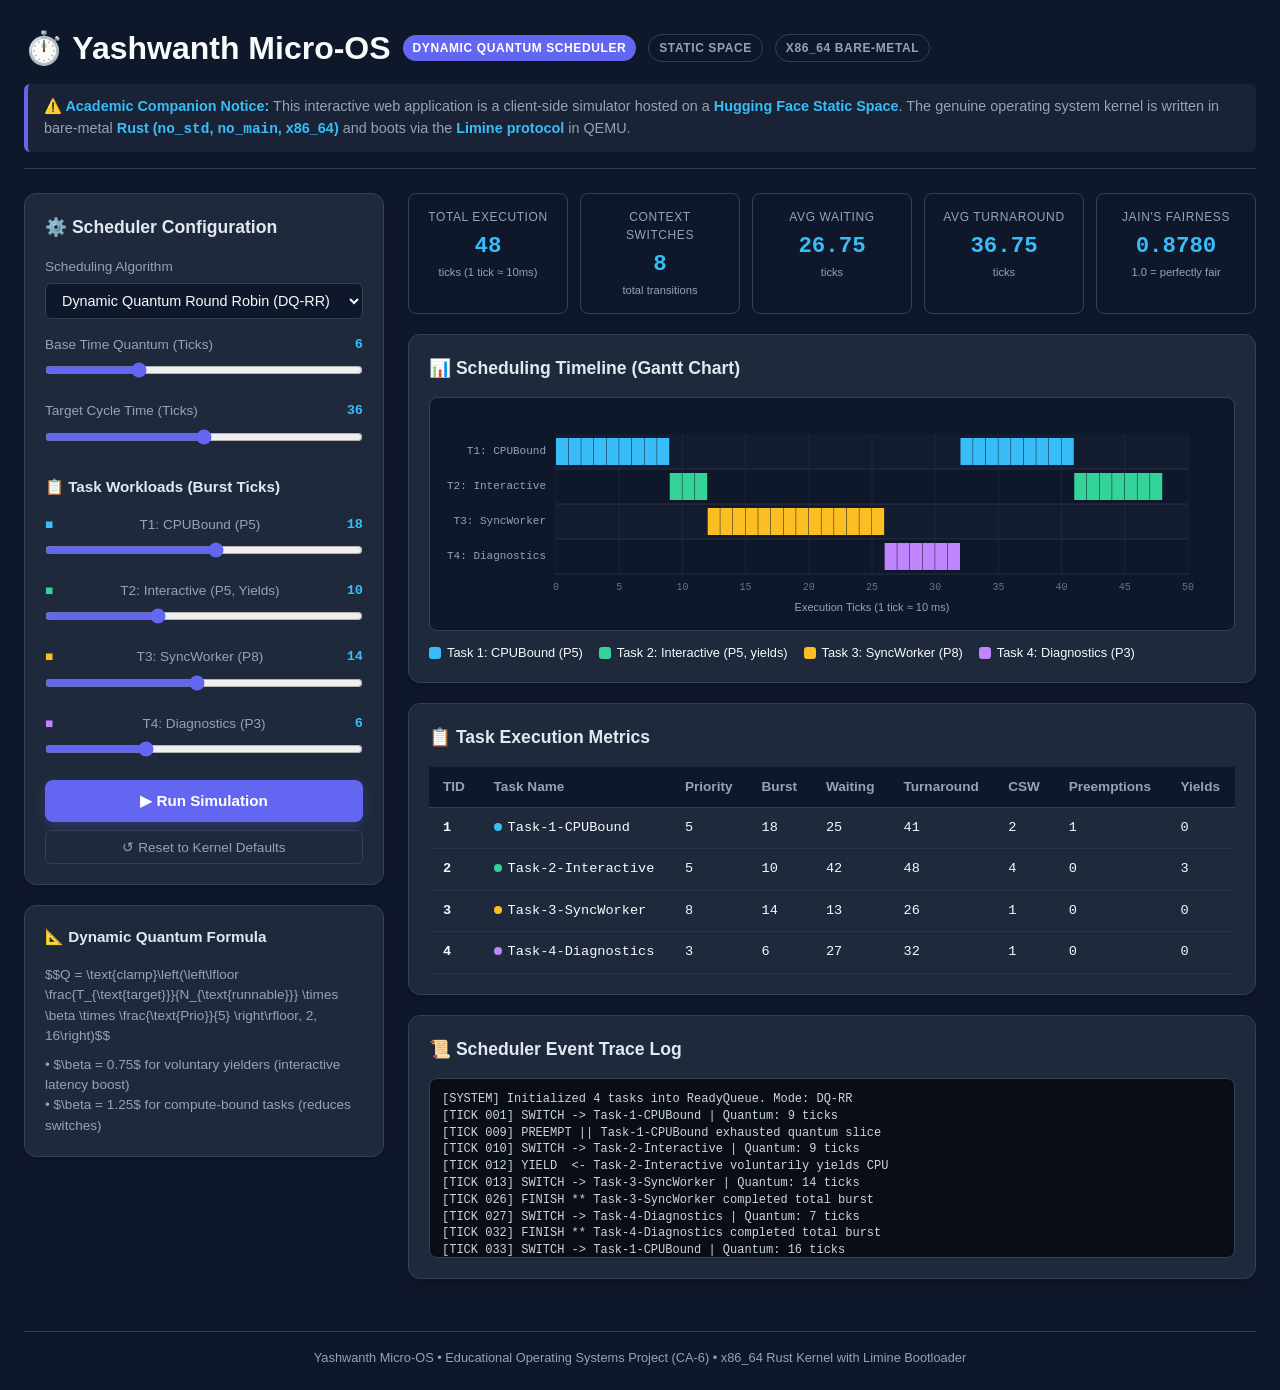
<file: deployment/index.html>
<!DOCTYPE html>
<html lang="en">
<head>
  <meta charset="UTF-8">
  <meta name="viewport" content="width=device-width, initial-scale=1.0">
  <title>Yashwanth Micro-OS: Dynamic Quantum Scheduler Simulator</title>
  <link rel="stylesheet" href="styles.css">
  <link rel="icon" href="data:image/svg+xml,<svg xmlns=%22http://www.w3.org/2000/svg%22 viewBox=%220%22><text y=%2226%22 font-size=%2228%22>⏱️</text></svg>">
</head>
<body>
  <div class="container">
    <header>
      <div class="header-title-row">
        <div class="title-group">
          <h1>⏱️ Yashwanth Micro-OS</h1>
          <span class="badge">Dynamic Quantum Scheduler</span>
          <span class="badge badge-outline">Static Space</span>
          <span class="badge badge-outline">x86_64 Bare-Metal</span>
        </div>
      </div>
      <div class="disclaimer-banner">
        <strong>⚠️ Academic Companion Notice:</strong> This interactive web application is a client-side simulator hosted on a 
        <strong>Hugging Face Static Space</strong>. The genuine operating system kernel is written in bare-metal 
        <strong>Rust (<code>no_std</code>, <code>no_main</code>, x86_64)</strong> and boots via the 
        <strong>Limine protocol</strong> in QEMU.
      </div>
    </header>

    <main class="main-grid">
      <!-- Controls Column -->
      <section class="controls-col">
        <div class="card">
          <h2 class="card-title">⚙️ Scheduler Configuration</h2>

          <div class="form-group">
            <label for="schedMode">Scheduling Algorithm</label>
            <select id="schedMode">
              <option value="DQ-RR" selected>Dynamic Quantum Round Robin (DQ-RR)</option>
              <option value="Static-RR">Static Round Robin (RR)</option>
            </select>
          </div>

          <div class="form-group">
            <label for="baseQuantum">
              Base Time Quantum (Ticks)
              <span class="val-display" id="valBaseQuantum">6</span>
            </label>
            <input type="range" id="baseQuantum" min="2" max="16" value="6" step="1">
          </div>

          <div class="form-group">
            <label for="targetCycle">
              Target Cycle Time (Ticks)
              <span class="val-display" id="valTargetCycle">36</span>
            </label>
            <input type="range" id="targetCycle" min="12" max="60" value="36" step="2">
          </div>

          <h3 class="card-title" style="margin-top: 24px; font-size: 0.95rem;">
            📋 Task Workloads (Burst Ticks)
          </h3>

          <div class="form-group">
            <label for="t1Burst">
              <span style="color: var(--task1-color);">■</span> T1: CPUBound (P5)
              <span class="val-display" id="valT1Burst">18</span>
            </label>
            <input type="range" id="t1Burst" min="4" max="30" value="18" step="1">
          </div>

          <div class="form-group">
            <label for="t2Burst">
              <span style="color: var(--task2-color);">■</span> T2: Interactive (P5, Yields)
              <span class="val-display" id="valT2Burst">10</span>
            </label>
            <input type="range" id="t2Burst" min="2" max="25" value="10" step="1">
          </div>

          <div class="form-group">
            <label for="t3Burst">
              <span style="color: var(--task3-color);">■</span> T3: SyncWorker (P8)
              <span class="val-display" id="valT3Burst">14</span>
            </label>
            <input type="range" id="t3Burst" min="4" max="25" value="14" step="1">
          </div>

          <div class="form-group">
            <label for="t4Burst">
              <span style="color: var(--task4-color);">■</span> T4: Diagnostics (P3)
              <span class="val-display" id="valT4Burst">6</span>
            </label>
            <input type="range" id="t4Burst" min="2" max="15" value="6" step="1">
          </div>

          <button id="btnRun" class="btn-primary">▶ Run Simulation</button>
          <button id="btnReset" class="btn-outline">↺ Reset to Kernel Defaults</button>
        </div>

        <div class="card" style="font-size: 0.85rem; color: var(--text-secondary);">
          <h3 class="card-title" style="font-size: 0.95rem;">📐 Dynamic Quantum Formula</h3>
          <p style="margin-bottom: 8px;">
            $$Q = \text{clamp}\left(\left\lfloor \frac{T_{\text{target}}}{N_{\text{runnable}}} \times \beta \times \frac{\text{Prio}}{5} \right\rfloor, 2, 16\right)$$
          </p>
          <p>
            • $\beta = 0.75$ for voluntary yielders (interactive latency boost)<br>
            • $\beta = 1.25$ for compute-bound tasks (reduces switches)
          </p>
        </div>
      </section>

      <!-- Visualization Column -->
      <section class="results-col">
        <!-- Metric Tiles -->
        <div class="metrics-row">
          <div class="metric-tile">
            <div class="metric-label">Total Execution</div>
            <div class="metric-value" id="metricTicks">49</div>
            <div style="font-size: 0.7rem; color: var(--text-secondary);">ticks (1 tick ≈ 10ms)</div>
          </div>
          <div class="metric-tile">
            <div class="metric-label">Context Switches</div>
            <div class="metric-value" id="metricSwitches">9</div>
            <div style="font-size: 0.7rem; color: var(--text-secondary);">total transitions</div>
          </div>
          <div class="metric-tile">
            <div class="metric-label">Avg Waiting</div>
            <div class="metric-value" id="metricAvgWait">24.0</div>
            <div style="font-size: 0.7rem; color: var(--text-secondary);">ticks</div>
          </div>
          <div class="metric-tile">
            <div class="metric-label">Avg Turnaround</div>
            <div class="metric-value" id="metricAvgTa">36.0</div>
            <div style="font-size: 0.7rem; color: var(--text-secondary);">ticks</div>
          </div>
          <div class="metric-tile">
            <div class="metric-label">Jain's Fairness</div>
            <div class="metric-value" id="metricFairness">0.8780</div>
            <div style="font-size: 0.7rem; color: var(--text-secondary);">1.0 = perfectly fair</div>
          </div>
        </div>

        <!-- Gantt Chart Timeline -->
        <div class="card">
          <h2 class="card-title">📊 Scheduling Timeline (Gantt Chart)</h2>
          <div class="timeline-wrapper">
            <canvas id="timelineCanvas" width="800" height="200"></canvas>
          </div>
          <div class="timeline-legend">
            <div class="legend-item">
              <div class="legend-color" style="background: var(--task1-color);"></div>
              <span>Task 1: CPUBound (P5)</span>
            </div>
            <div class="legend-item">
              <div class="legend-color" style="background: var(--task2-color);"></div>
              <span>Task 2: Interactive (P5, yields)</span>
            </div>
            <div class="legend-item">
              <div class="legend-color" style="background: var(--task3-color);"></div>
              <span>Task 3: SyncWorker (P8)</span>
            </div>
            <div class="legend-item">
              <div class="legend-color" style="background: var(--task4-color);"></div>
              <span>Task 4: Diagnostics (P3)</span>
            </div>
          </div>
        </div>

        <!-- Detailed Metrics Table -->
        <div class="card">
          <h2 class="card-title">📋 Task Execution Metrics</h2>
          <div class="table-responsive">
            <table>
              <thead>
                <tr>
                  <th>TID</th>
                  <th>Task Name</th>
                  <th>Priority</th>
                  <th>Burst</th>
                  <th>Waiting</th>
                  <th>Turnaround</th>
                  <th>CSW</th>
                  <th>Preemptions</th>
                  <th>Yields</th>
                </tr>
              </thead>
              <tbody id="tableBody">
                <!-- Dynamically Populated by script.js -->
              </tbody>
            </table>
          </div>
        </div>

        <!-- Chronological Execution Trace Log -->
        <div class="card">
          <h2 class="card-title">📜 Scheduler Event Trace Log</h2>
          <pre class="trace-log" id="traceLog">Initializing simulation...</pre>
        </div>
      </section>
    </main>

    <footer>
      Yashwanth Micro-OS • Educational Operating Systems Project (CA-6) • x86_64 Rust Kernel with Limine Bootloader
    </footer>
  </div>

  <script src="script.js"></script>
</body>
</html>
</file>
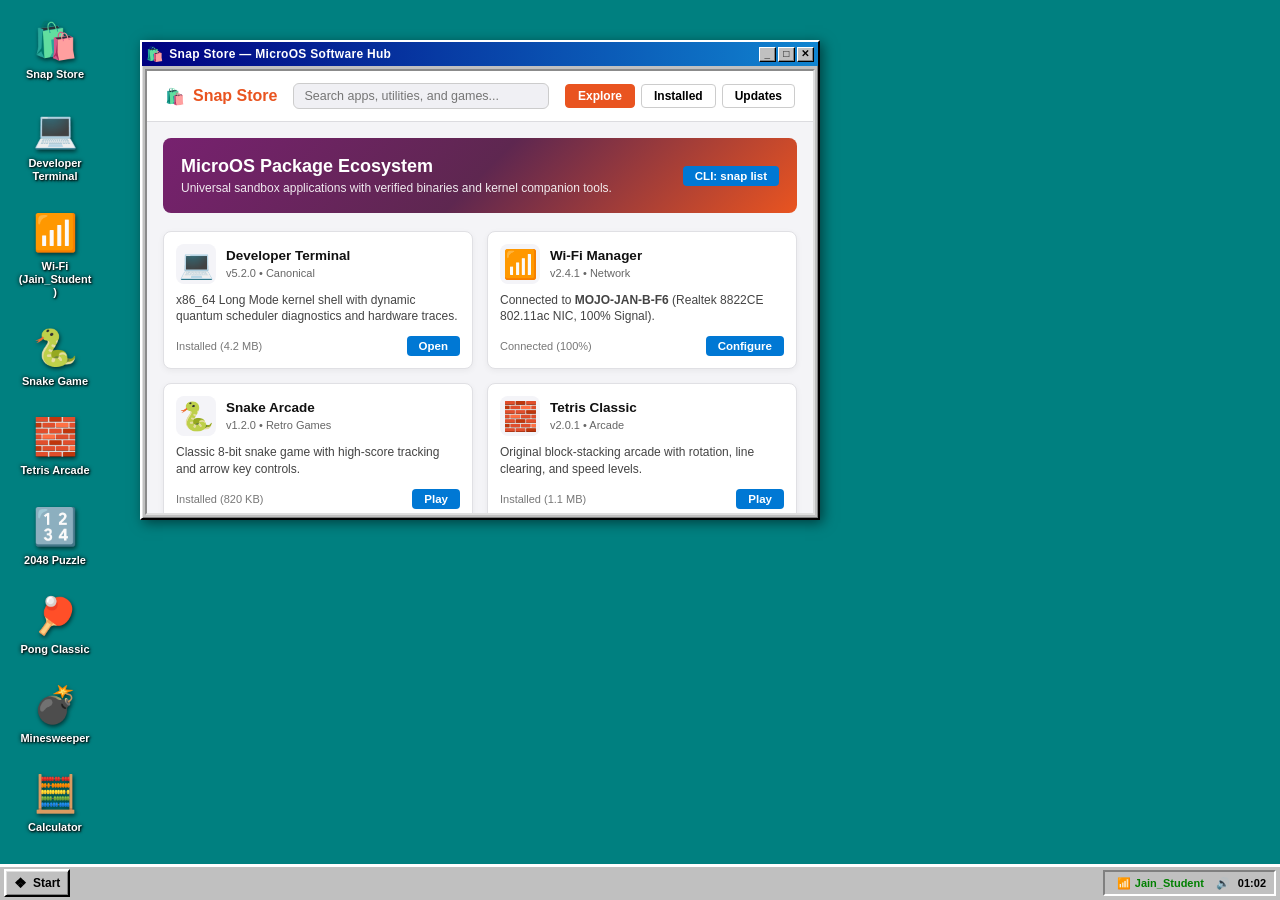
<file: desktop_environment/index.html>
<!DOCTYPE html>
<html lang="en">
<head>
  <meta charset="UTF-8">
  <meta name="viewport" content="width=device-width, initial-scale=1.0">
  <title>MicroOS — Classic Retro Desktop &amp; Snap Store</title>
  <style>
    /* -------------------------------------------------------------------------
       THEME VARIABLES - DEFAULT: OLD STYLE CLASSIC (Retro 95/98 / Classic Unix)
       ------------------------------------------------------------------------- */
    :root {
      --desktop-bg: #008080; /* Classic Retro Teal */
      --window-bg: #c0c0c0; /* Classic Windows/Motif Gray */
      --window-border: #dfdfdf;
      --window-shadow: #808080;
      --window-darkshadow: #000000;
      --titlebar-bg: linear-gradient(90deg, #000080 0%, #1084d0 100%);
      --titlebar-inactive: linear-gradient(90deg, #808080 0%, #b5b5b5 100%);
      --titlebar-text: #ffffff;
      --taskbar-bg: #c0c0c0;
      --taskbar-border: #ffffff;
      --button-face: #c0c0c0;
      --button-light: #ffffff;
      --button-shadow: #808080;
      --text-main: #000000;
      --text-muted: #404040;
      --font-system: "Tahoma", "MS Sans Serif", "Segoe UI", sans-serif;
      --font-mono: "Cascadia Code", "Courier New", monospace;
      --tray-inset: inset 1px 1px #808080, inset -1px -1px #ffffff;
    }

    /* Modern Neon Theme (Switchable) */
    body.theme-modern {
      --desktop-bg: #0e071c;
      --window-bg: rgba(20, 12, 36, 0.96);
      --window-border: rgba(255, 255, 255, 0.15);
      --window-shadow: rgba(0, 0, 0, 0.5);
      --titlebar-bg: rgba(15, 8, 28, 0.9);
      --titlebar-text: #00e5ff;
      --taskbar-bg: rgba(22, 14, 38, 0.85);
      --button-face: rgba(255, 255, 255, 0.08);
      --text-main: #ffffff;
      --text-muted: #9e9eb3;
    }

    /* Classic Ubuntu Theme (Switchable) */
    body.theme-ubuntu {
      --desktop-bg: #300a24; /* Canonical Aubergine */
      --window-bg: #3c3b37;
      --window-border: #5c3566;
      --titlebar-bg: linear-gradient(180deg, #3c3b37 0%, #2e2d29 100%);
      --titlebar-text: #dfdbd2;
      --taskbar-bg: #1e1d1b;
      --text-main: #ffffff;
      --text-muted: #aea79f;
    }

    * {
      box-sizing: border-box;
      margin: 0;
      padding: 0;
      user-select: none;
    }

    body {
      font-family: var(--font-system);
      background-color: var(--desktop-bg);
      color: var(--text-main);
      height: 100vh;
      overflow: hidden;
      display: flex;
      flex-direction: column;
      position: relative;
    }

    /* Classic Wallpaper Pattern / Canvas */
    .retro-wallpaper {
      position: absolute;
      top: 0;
      left: 0;
      width: 100%;
      height: calc(100vh - 36px);
      z-index: 1;
      background: var(--desktop-bg);
    }
    body.theme-modern .retro-wallpaper {
      background: linear-gradient(135deg, #0e071c 0%, #1a0b30 45%, #2a0845 70%);
    }

    /* Desktop Grid Icons */
    .desktop-icons-grid {
      position: absolute;
      top: 14px;
      left: 14px;
      display: flex;
      flex-direction: column;
      flex-wrap: wrap;
      height: calc(100vh - 70px);
      gap: 16px;
      z-index: 10;
      align-content: flex-start;
    }

    .desktop-shortcut {
      width: 82px;
      display: flex;
      flex-direction: column;
      align-items: center;
      gap: 6px;
      cursor: pointer;
      padding: 6px 4px;
      border-radius: 4px;
      text-align: center;
      transition: background 0.15s;
    }
    .desktop-shortcut:hover, .desktop-shortcut.selected {
      background: rgba(0, 0, 128, 0.45);
      outline: 1px dotted #ffffff;
    }
    .shortcut-icon {
      font-size: 36px;
      filter: drop-shadow(1px 2px 2px rgba(0,0,0,0.6));
    }
    .shortcut-label {
      font-size: 11px;
      font-weight: 600;
      color: #ffffff;
      text-shadow: 1px 1px 2px #000000, 0 0 4px #000000;
      word-break: break-word;
      line-height: 1.2;
    }

    /* -------------------------------------------------------------------------
       CLASSIC RETRO WINDOW CHROME (Old Style 3D Bevels)
       ------------------------------------------------------------------------- */
    .window {
      position: absolute;
      background: var(--window-bg);
      border-top: 2px solid var(--button-light);
      border-left: 2px solid var(--button-light);
      border-right: 2px solid var(--window-darkshadow);
      border-bottom: 2px solid var(--window-darkshadow);
      box-shadow: inset 1px 1px 0px #dfdfdf, inset -1px -1px 0px var(--button-shadow), 3px 3px 12px rgba(0,0,0,0.5);
      display: flex;
      flex-direction: column;
      overflow: hidden;
      z-index: 30;
      min-width: 320px;
      min-height: 200px;
    }
    .window.active-window {
      z-index: 50;
    }
    .window.active-window .window-titlebar {
      background: var(--titlebar-bg);
      color: var(--titlebar-text);
    }
    .window.minimized {
      display: none !important;
    }

    .window-titlebar {
      height: 24px;
      background: var(--titlebar-inactive);
      color: #d0d0d0;
      display: flex;
      align-items: center;
      justify-content: space-between;
      padding: 2px 4px;
      cursor: move;
      font-weight: bold;
      font-size: 12px;
      letter-spacing: 0.3px;
    }

    .titlebar-left {
      display: flex;
      align-items: center;
      gap: 6px;
      overflow: hidden;
      white-space: nowrap;
      text-overflow: ellipsis;
    }
    .titlebar-icon { font-size: 14px; }

    .titlebar-controls {
      display: flex;
      align-items: center;
      gap: 2px;
    }

    /* Old Style Beveled Square Buttons */
    .retro-btn-box {
      width: 17px;
      height: 15px;
      background: var(--button-face);
      border-top: 1px solid var(--button-light);
      border-left: 1px solid var(--button-light);
      border-right: 1px solid var(--window-darkshadow);
      border-bottom: 1px solid var(--window-darkshadow);
      box-shadow: inset -1px -1px var(--button-shadow);
      display: flex;
      align-items: center;
      justify-content: center;
      font-size: 10px;
      font-weight: bold;
      color: #000000;
      cursor: pointer;
      line-height: 1;
    }
    .retro-btn-box:active {
      border-top: 1px solid var(--window-darkshadow);
      border-left: 1px solid var(--window-darkshadow);
      border-right: 1px solid var(--button-light);
      border-bottom: 1px solid var(--button-light);
      box-shadow: none;
      padding-top: 1px;
      padding-left: 1px;
    }

    .window-body {
      flex: 1;
      overflow: auto;
      background: #ffffff;
      border: 2px inset #dfdfdf;
      margin: 3px;
      position: relative;
    }

    /* -------------------------------------------------------------------------
       TERMINAL WINDOW (/bin/sh)
       ------------------------------------------------------------------------- */
    .terminal-body {
      background: #000000;
      color: #00ff66;
      font-family: var(--font-mono);
      font-size: 13px;
      line-height: 1.45;
      padding: 12px;
      height: 100%;
      overflow-y: auto;
    }
    .ascii-banner {
      color: #00e5ff;
      font-weight: bold;
      white-space: pre;
      line-height: 1.15;
      margin-bottom: 8px;
    }
    .term-prompt { color: #ffff00; font-weight: bold; }
    .term-line { margin-bottom: 4px; word-break: break-all; }
    .term-input-row { display: flex; align-items: center; gap: 4px; }
    .term-input {
      background: transparent;
      border: none;
      outline: none;
      color: #ffffff;
      font-family: inherit;
      font-size: inherit;
      flex: 1;
    }

    /* -------------------------------------------------------------------------
       SNAP STORE (MicroOS Software Center)
       ------------------------------------------------------------------------- */
    .snap-container {
      display: flex;
      flex-direction: column;
      height: 100%;
      background: #f4f4f7;
      color: #222;
      font-family: var(--font-system);
    }
    .snap-header {
      background: #ffffff;
      border-bottom: 1px solid #dcdce0;
      padding: 12px 18px;
      display: flex;
      align-items: center;
      justify-content: space-between;
      gap: 16px;
    }
    .snap-logo-row {
      display: flex;
      align-items: center;
      gap: 8px;
      font-weight: bold;
      font-size: 16px;
      color: #e95420; /* Canonical Ubuntu Orange */
    }
    .snap-search-box {
      flex: 1;
      max-width: 320px;
      background: #f0f0f4;
      border: 1px solid #ccc;
      border-radius: 6px;
      padding: 5px 10px;
      font-size: 12.5px;
      outline: none;
    }
    .snap-nav-tabs {
      display: flex;
      gap: 6px;
    }
    .snap-tab-btn {
      padding: 4px 12px;
      border-radius: 4px;
      border: 1px solid #ccc;
      background: #fff;
      font-size: 12px;
      font-weight: 600;
      cursor: pointer;
    }
    .snap-tab-btn.active {
      background: #e95420;
      color: #fff;
      border-color: #e95420;
    }
    .snap-content-area {
      flex: 1;
      overflow-y: auto;
      padding: 16px;
    }
    .snap-banner-hero {
      background: linear-gradient(135deg, #77216f 0%, #5e2750 50%, #e95420 100%);
      color: #ffffff;
      border-radius: 8px;
      padding: 18px;
      margin-bottom: 18px;
      display: flex;
      justify-content: space-between;
      align-items: center;
    }
    .snap-grid-cards {
      display: grid;
      grid-template-columns: repeat(auto-fill, minmax(240px, 1fr));
      gap: 14px;
    }
    .snap-app-card {
      background: #ffffff;
      border: 1px solid #e0e0e4;
      border-radius: 8px;
      padding: 12px;
      display: flex;
      flex-direction: column;
      gap: 8px;
      box-shadow: 0 2px 6px rgba(0,0,0,0.05);
      transition: transform 0.15s, box-shadow 0.15s;
    }
    .snap-app-card:hover {
      transform: translateY(-2px);
      box-shadow: 0 5px 14px rgba(0,0,0,0.1);
    }
    .snap-card-top {
      display: flex;
      align-items: center;
      gap: 10px;
    }
    .snap-card-icon {
      font-size: 28px;
      width: 40px;
      height: 40px;
      background: #f4f4f8;
      border-radius: 8px;
      display: flex;
      align-items: center;
      justify-content: center;
    }
    .snap-card-info h4 {
      font-size: 13.5px;
      font-weight: 700;
      color: #111;
    }
    .snap-card-info span {
      font-size: 11px;
      color: #666;
    }
    .snap-card-desc {
      font-size: 12px;
      color: #444;
      line-height: 1.35;
      flex: 1;
    }
    .snap-card-footer {
      display: flex;
      align-items: center;
      justify-content: space-between;
      margin-top: 4px;
    }
    .snap-install-btn {
      background: #0e8420;
      color: #fff;
      border: none;
      padding: 4px 12px;
      border-radius: 4px;
      font-weight: bold;
      font-size: 11.5px;
      cursor: pointer;
      transition: background 0.15s;
    }
    .snap-install-btn:hover { background: #0a6618; }
    .snap-install-btn.installed { background: #555; cursor: default; }
    .snap-install-btn.open { background: #0078d4; }

    /* -------------------------------------------------------------------------
       WI-FI CONNECTIONS WINDOW (Matching Real Device Hardware)
       ------------------------------------------------------------------------- */
    .wifi-container {
      background: #1e1e24;
      color: #f0f0f5;
      padding: 16px;
      height: 100%;
      display: flex;
      flex-direction: column;
      gap: 12px;
      font-family: var(--font-system);
    }
    .wifi-header-info {
      background: rgba(255, 255, 255, 0.05);
      border: 1px solid rgba(255, 255, 255, 0.1);
      border-radius: 6px;
      padding: 10px 14px;
    }
    .wifi-network-card {
      background: rgba(255, 255, 255, 0.04);
      border: 1px solid rgba(255, 255, 255, 0.08);
      border-radius: 6px;
      padding: 10px 14px;
      display: flex;
      align-items: center;
      justify-content: space-between;
      cursor: pointer;
      transition: background 0.15s, border-color 0.15s;
    }
    .wifi-network-card:hover {
      background: rgba(255, 255, 255, 0.08);
      border-color: #00e5ff;
    }
    .wifi-network-card.connected {
      background: rgba(0, 229, 255, 0.12);
      border: 1px solid #00e5ff;
    }
    .wifi-ssid-title {
      font-weight: 700;
      font-size: 13.5px;
      display: flex;
      align-items: center;
      gap: 8px;
    }
    .wifi-badge-connected {
      background: #00e676;
      color: #000;
      padding: 2px 6px;
      border-radius: 4px;
      font-size: 10px;
      font-weight: 800;
    }
    .wifi-disconnect-btn {
      background: #444;
      color: #fff;
      border: 1px solid #666;
      border-radius: 4px;
      padding: 4px 12px;
      font-size: 12px;
      cursor: pointer;
    }
    .wifi-disconnect-btn:hover { background: #d32f2f; }

    /* -------------------------------------------------------------------------
       CLASSIC RETRO TASKBAR (Bottom Bar)
       ------------------------------------------------------------------------- */
    .retro-taskbar {
      position: absolute;
      bottom: 0;
      left: 0;
      width: 100%;
      height: 36px;
      background: var(--taskbar-bg);
      border-top: 2px solid var(--button-light);
      box-shadow: inset 0 1px 0 #ffffff;
      display: flex;
      align-items: center;
      justify-content: space-between;
      padding: 2px 4px;
      z-index: 100;
    }

    .start-btn {
      height: 28px;
      padding: 2px 8px;
      background: var(--button-face);
      border-top: 2px solid var(--button-light);
      border-left: 2px solid var(--button-light);
      border-right: 2px solid var(--window-darkshadow);
      border-bottom: 2px solid var(--window-darkshadow);
      box-shadow: inset 1px 1px #dfdfdf, inset -1px -1px var(--button-shadow);
      display: flex;
      align-items: center;
      gap: 6px;
      font-weight: bold;
      font-size: 12px;
      cursor: pointer;
    }
    .start-btn:active, .start-btn.active {
      border-top: 2px solid var(--window-darkshadow);
      border-left: 2px solid var(--window-darkshadow);
      border-right: 2px solid var(--button-light);
      border-bottom: 2px solid var(--button-light);
      box-shadow: none;
      padding-top: 4px;
      padding-left: 10px;
    }

    .taskbar-tasks-row {
      flex: 1;
      display: flex;
      align-items: center;
      gap: 4px;
      margin: 0 8px;
      overflow-x: auto;
    }

    .taskbar-item-btn {
      height: 26px;
      min-width: 120px;
      max-width: 180px;
      background: var(--button-face);
      border-top: 2px solid var(--button-light);
      border-left: 2px solid var(--button-light);
      border-right: 2px solid var(--window-darkshadow);
      border-bottom: 2px solid var(--window-darkshadow);
      box-shadow: inset 1px 1px #dfdfdf, inset -1px -1px var(--button-shadow);
      display: flex;
      align-items: center;
      gap: 6px;
      padding: 0 6px;
      font-size: 11.5px;
      font-weight: 600;
      cursor: pointer;
      overflow: hidden;
      white-space: nowrap;
      text-overflow: ellipsis;
    }
    .taskbar-item-btn.active {
      background: #d8d8d8;
      border-top: 2px solid var(--window-darkshadow);
      border-left: 2px solid var(--window-darkshadow);
      border-right: 2px solid var(--button-light);
      border-bottom: 2px solid var(--button-light);
      box-shadow: none;
      font-weight: bold;
    }

    .system-tray {
      height: 26px;
      border-top: 2px solid var(--button-shadow);
      border-left: 2px solid var(--button-shadow);
      border-right: 2px solid var(--button-light);
      border-bottom: 2px solid var(--button-light);
      display: flex;
      align-items: center;
      gap: 8px;
      padding: 0 8px;
      font-size: 11px;
      font-weight: bold;
    }
    .tray-wifi-pill {
      cursor: pointer;
      display: flex;
      align-items: center;
      gap: 4px;
      padding: 2px 4px;
      border-radius: 2px;
    }
    .tray-wifi-pill:hover { background: rgba(0,0,0,0.1); }

    /* -------------------------------------------------------------------------
       CLASSIC START MENU (Retro 95/98 Cascading Menu)
       ------------------------------------------------------------------------- */
    .start-menu {
      position: absolute;
      bottom: 36px;
      left: 2px;
      width: 250px;
      background: var(--window-bg);
      border-top: 2px solid var(--button-light);
      border-left: 2px solid var(--button-light);
      border-right: 2px solid var(--window-darkshadow);
      border-bottom: 2px solid var(--window-darkshadow);
      box-shadow: 3px 3px 10px rgba(0,0,0,0.5);
      display: none;
      flex-direction: row;
      z-index: 200;
    }
    .start-menu.open { display: flex; }
    .start-banner-strip {
      width: 28px;
      background: linear-gradient(180deg, #000080 0%, #1084d0 100%);
      color: #ffffff;
      writing-mode: vertical-lr;
      transform: rotate(180deg);
      display: flex;
      align-items: center;
      justify-content: flex-end;
      padding: 10px 4px;
      font-weight: bold;
      font-size: 15px;
      letter-spacing: 2px;
    }
    .start-menu-items {
      flex: 1;
      padding: 4px;
      display: flex;
      flex-direction: column;
      gap: 2px;
    }
    .start-item {
      display: flex;
      align-items: center;
      gap: 10px;
      padding: 6px 10px;
      font-size: 12px;
      font-weight: 500;
      cursor: pointer;
    }
    .start-item:hover {
      background: #000080;
      color: #ffffff;
    }
    .start-divider {
      height: 1px;
      background: var(--button-shadow);
      border-bottom: 1px solid var(--button-light);
      margin: 4px 0;
    }

    /* -------------------------------------------------------------------------
       ARCADE GAMES & TOOLS CONTAINER
       ------------------------------------------------------------------------- */
    .game-container {
      display: flex;
      flex-direction: column;
      align-items: center;
      justify-content: center;
      padding: 12px;
      height: 100%;
      background: #110722;
      color: #ffffff;
    }
    .game-canvas {
      border: 2px inset #dfdfdf;
      background: #000000;
    }

    /* Retro Calculator */
    .calc-container {
      background: #c0c0c0;
      padding: 10px;
      height: 100%;
      display: flex;
      flex-direction: column;
      gap: 8px;
    }
    .calc-screen {
      background: #ffffff;
      border: 2px inset #808080;
      height: 36px;
      padding: 4px 8px;
      text-align: right;
      font-family: var(--font-mono);
      font-size: 18px;
      font-weight: bold;
    }
    .calc-buttons-grid {
      display: grid;
      grid-template-columns: repeat(4, 1fr);
      gap: 6px;
      flex: 1;
    }
    .calc-btn {
      background: var(--button-face);
      border-top: 2px solid var(--button-light);
      border-left: 2px solid var(--button-light);
      border-right: 2px solid var(--window-darkshadow);
      border-bottom: 2px solid var(--window-darkshadow);
      font-weight: bold;
      font-size: 14px;
      cursor: pointer;
      display: flex;
      align-items: center;
      justify-content: center;
    }
    .calc-btn:active {
      border-top: 2px solid var(--window-darkshadow);
      border-left: 2px solid var(--window-darkshadow);
      border-right: 2px solid var(--button-light);
      border-bottom: 2px solid var(--button-light);
    }
  </style>
</head>
<body>

  <!-- Retro Teal Wallpaper -->
  <div class="retro-wallpaper"></div>

  <!-- Desktop Grid Shortcuts (Old Style System Icons) -->
  <main class="desktop-icons-grid">
    <div class="desktop-shortcut" onclick="openWindow('winSnapStore')">
      <div class="shortcut-icon">🛍️</div>
      <div class="shortcut-label">Snap Store</div>
    </div>
    <div class="desktop-shortcut" onclick="openWindow('winTerminal')">
      <div class="shortcut-icon">💻</div>
      <div class="shortcut-label">Developer Terminal</div>
    </div>
    <div class="desktop-shortcut" onclick="openWindow('winWifi')">
      <div class="shortcut-icon">📶</div>
      <div class="shortcut-label" id="desktopWifiLabel">Wi-Fi (Jain_Student)</div>
    </div>
    <div class="desktop-shortcut" onclick="openWindow('winSnake')">
      <div class="shortcut-icon">🐍</div>
      <div class="shortcut-label">Snake Game</div>
    </div>
    <div class="desktop-shortcut" onclick="openWindow('winTetris')">
      <div class="shortcut-icon">🧱</div>
      <div class="shortcut-label">Tetris Arcade</div>
    </div>
    <div class="desktop-shortcut" onclick="openWindow('win2048')">
      <div class="shortcut-icon">🔢</div>
      <div class="shortcut-label">2048 Puzzle</div>
    </div>
    <div class="desktop-shortcut" onclick="openWindow('winPong')">
      <div class="shortcut-icon">🏓</div>
      <div class="shortcut-label">Pong Classic</div>
    </div>
    <div class="desktop-shortcut" onclick="openWindow('winMinesweeper')">
      <div class="shortcut-icon">💣</div>
      <div class="shortcut-label">Minesweeper</div>
    </div>
    <div class="desktop-shortcut" onclick="openWindow('winCalc')">
      <div class="shortcut-icon">🧮</div>
      <div class="shortcut-label">Calculator</div>
    </div>
  </main>

  <!-- =======================================================================
       WINDOW 1: SNAP STORE (MicroOS Software Center)
       ======================================================================= -->
  <div class="window active-window" id="winSnapStore" style="left: 140px; top: 40px; width: 680px; height: 480px;">
    <div class="window-titlebar" onmousedown="startDrag(event, 'winSnapStore')">
      <div class="titlebar-left">
        <span class="titlebar-icon">🛍️</span>
        <span>Snap Store — MicroOS Software Hub</span>
      </div>
      <div class="titlebar-controls">
        <div class="retro-btn-box" onclick="minimizeWindow('winSnapStore')">_</div>
        <div class="retro-btn-box" onclick="maximizeWindow('winSnapStore')">□</div>
        <div class="retro-btn-box" onclick="closeWindow('winSnapStore')">✕</div>
      </div>
    </div>
    <div class="window-body">
      <div class="snap-container">
        <!-- Snap Store Header -->
        <div class="snap-header">
          <div class="snap-logo-row">
            <span>🛍️</span>
            <span>Snap Store</span>
          </div>
          <input type="text" class="snap-search-box" id="snapSearchInput" placeholder="Search apps, utilities, and games..." oninput="filterSnapApps(this.value)">
          <div class="snap-nav-tabs">
            <button class="snap-tab-btn active" onclick="switchSnapTab('explore', this)">Explore</button>
            <button class="snap-tab-btn" onclick="switchSnapTab('installed', this)">Installed</button>
            <button class="snap-tab-btn" onclick="switchSnapTab('updates', this)">Updates</button>
          </div>
        </div>

        <!-- Snap Store Content -->
        <div class="snap-content-area" id="snapContentArea">
          <div class="snap-banner-hero">
            <div>
              <h2 style="font-size: 18px; margin-bottom: 4px;">MicroOS Package Ecosystem</h2>
              <p style="font-size: 12px; opacity: 0.9;">Universal sandbox applications with verified binaries and kernel companion tools.</p>
            </div>
            <button class="snap-install-btn open" onclick="openWindow('winTerminal'); runTermCommand('snap list');">CLI: snap list</button>
          </div>

          <div class="snap-grid-cards" id="snapAppsGrid">
            <!-- App: Developer Terminal -->
            <div class="snap-app-card" data-installed="true">
              <div class="snap-card-top">
                <div class="snap-card-icon">💻</div>
                <div class="snap-card-info">
                  <h4>Developer Terminal</h4>
                  <span>v5.2.0 • Canonical</span>
                </div>
              </div>
              <div class="snap-card-desc">x86_64 Long Mode kernel shell with dynamic quantum scheduler diagnostics and hardware traces.</div>
              <div class="snap-card-footer">
                <span style="font-size: 11px; color: #777;">Installed (4.2 MB)</span>
                <button class="snap-install-btn open" onclick="openWindow('winTerminal')">Open</button>
              </div>
            </div>

            <!-- App: Wi-Fi Device Manager -->
            <div class="snap-app-card" data-installed="true">
              <div class="snap-card-top">
                <div class="snap-card-icon">📶</div>
                <div class="snap-card-info">
                  <h4>Wi-Fi Manager</h4>
                  <span>v2.4.1 • Network</span>
                </div>
              </div>
              <div class="snap-card-desc">Connected to <strong>MOJO-JAN-B-F6</strong> (Realtek 8822CE 802.11ac NIC, 100% Signal).</div>
              <div class="snap-card-footer">
                <span style="font-size: 11px; color: #777;">Connected (100%)</span>
                <button class="snap-install-btn open" onclick="openWindow('winWifi')">Configure</button>
              </div>
            </div>

            <!-- App: Snake Arcade -->
            <div class="snap-app-card" data-installed="true">
              <div class="snap-card-top">
                <div class="snap-card-icon">🐍</div>
                <div class="snap-card-info">
                  <h4>Snake Arcade</h4>
                  <span>v1.2.0 • Retro Games</span>
                </div>
              </div>
              <div class="snap-card-desc">Classic 8-bit snake game with high-score tracking and arrow key controls.</div>
              <div class="snap-card-footer">
                <span style="font-size: 11px; color: #777;">Installed (820 KB)</span>
                <button class="snap-install-btn open" onclick="openWindow('winSnake')">Play</button>
              </div>
            </div>

            <!-- App: Tetris Arcade -->
            <div class="snap-app-card" data-installed="true">
              <div class="snap-card-top">
                <div class="snap-card-icon">🧱</div>
                <div class="snap-card-info">
                  <h4>Tetris Classic</h4>
                  <span>v2.0.1 • Arcade</span>
                </div>
              </div>
              <div class="snap-card-desc">Original block-stacking arcade with rotation, line clearing, and speed levels.</div>
              <div class="snap-card-footer">
                <span style="font-size: 11px; color: #777;">Installed (1.1 MB)</span>
                <button class="snap-install-btn open" onclick="openWindow('winTetris')">Play</button>
              </div>
            </div>

            <!-- App: 2048 Puzzle -->
            <div class="snap-app-card" data-installed="true">
              <div class="snap-card-top">
                <div class="snap-card-icon">🔢</div>
                <div class="snap-card-info">
                  <h4>2048 Puzzle</h4>
                  <span>v1.0.4 • Puzzle</span>
                </div>
              </div>
              <div class="snap-card-desc">Slide numbered tiles to merge them into the legendary 2048 block.</div>
              <div class="snap-card-footer">
                <span style="font-size: 11px; color: #777;">Installed (640 KB)</span>
                <button class="snap-install-btn open" onclick="openWindow('win2048')">Play</button>
              </div>
            </div>

            <!-- App: Minesweeper -->
            <div class="snap-app-card" data-installed="true">
              <div class="snap-card-top">
                <div class="snap-card-icon">💣</div>
                <div class="snap-card-info">
                  <h4>Minesweeper</h4>
                  <span>v3.2.0 • Classic</span>
                </div>
              </div>
              <div class="snap-card-desc">Classic 9x9 minefield with digital LCD timer and flagging.</div>
              <div class="snap-card-footer">
                <span style="font-size: 11px; color: #777;">Installed (512 KB)</span>
                <button class="snap-install-btn open" onclick="openWindow('winMinesweeper')">Play</button>
              </div>
            </div>

            <!-- App: Scientific Calculator -->
            <div class="snap-app-card" id="cardCalc" data-installed="true">
              <div class="snap-card-top">
                <div class="snap-card-icon">🧮</div>
                <div class="snap-card-info">
                  <h4>Retro Calculator</h4>
                  <span>v1.5.0 • Utilities</span>
                </div>
              </div>
              <div class="snap-card-desc">Classic beveled pocket calculator with arithmetic operations.</div>
              <div class="snap-card-footer">
                <span style="font-size: 11px; color: #777;">Installed (320 KB)</span>
                <button class="snap-install-btn open" onclick="openWindow('winCalc')">Open</button>
              </div>
            </div>

            <!-- App: Pixel Paint (Installable) -->
            <div class="snap-app-card" id="cardPaint" data-installed="false">
              <div class="snap-card-top">
                <div class="snap-card-icon">🎨</div>
                <div class="snap-card-info">
                  <h4>Pixel Paint Pro</h4>
                  <span>v2.1.0 • Graphics</span>
                </div>
              </div>
              <div class="snap-card-desc">Retro drawing canvas with color palette and pixel brush tools.</div>
              <div class="snap-card-footer">
                <span style="font-size: 11px; color: #777;">Package size: 1.8 MB</span>
                <button class="snap-install-btn" id="btnInstallPaint" onclick="installSnapApp('cardPaint', 'winPaint', 'btnInstallPaint')">Install</button>
              </div>
            </div>
          </div>
        </div>
      </div>
    </div>
  </div>

  <!-- =======================================================================
       WINDOW 2: WI-FI CONNECTIONS (Shows User's Connected Device Wi-Fi)
       ======================================================================= -->
  <div class="window" id="winWifi" style="left: 220px; top: 60px; width: 480px; height: 420px; display: none;">
    <div class="window-titlebar" onmousedown="startDrag(event, 'winWifi')">
      <div class="titlebar-left">
        <span class="titlebar-icon">📶</span>
        <span>Wi-Fi Connections — Hardware Radio</span>
      </div>
      <div class="titlebar-controls">
        <div class="retro-btn-box" onclick="minimizeWindow('winWifi')">_</div>
        <div class="retro-btn-box" onclick="closeWindow('winWifi')">✕</div>
      </div>
    </div>
    <div class="window-body">
      <div class="wifi-container">
        <!-- Live Hardware NIC Banner -->
        <div class="wifi-header-info">
          <div style="font-size: 11.5px; color: #8be9fd; margin-bottom: 4px;">DEVICE HARDWARE INTERFACE:</div>
          <div style="font-weight: bold; font-size: 13px; color: #ffffff;">Realtek 8822CE Wireless LAN 802.11ac PCI-E NIC</div>
          <div style="font-size: 11px; color: #aaa; margin-top: 4px; display: flex; gap: 14px;">
            <span>MAC: 00:45:e2:ad:9e:cc</span>
            <span>Speed: 270 Mbps</span>
            <span>Radio: 802.11n (2.4 GHz)</span>
          </div>
        </div>

        <div style="font-size: 12px; font-weight: bold; color: #ffffff; margin-top: 4px; display: flex; justify-content: space-between; align-items: center;">
          <span>Visible Networks (Connected Device):</span>
          <button style="background: rgba(255,255,255,0.08); border: 1px solid rgba(255,255,255,0.2); color: #8be9fd; font-size: 11px; padding: 2px 8px; border-radius: 4px; cursor: pointer;" onclick="refreshWifiScan()">🔄 Rescan</button>
        </div>

        <div id="wifiNetworkList" style="display: flex; flex-direction: column; gap: 8px; overflow-y: auto; max-height: 250px;">
          <!-- Dynamically populated by renderWifiUI() -->
        </div>
      </div>
    </div>
  </div>

  <!-- =======================================================================
       WINDOW 3: DEVELOPER TERMINAL (/bin/sh)
       ======================================================================= -->
  <div class="window" id="winTerminal" style="left: 170px; top: 70px; width: 580px; height: 380px; display: none;">
    <div class="window-titlebar" onmousedown="startDrag(event, 'winTerminal')">
      <div class="titlebar-left">
        <span class="titlebar-icon">💻</span>
        <span>Developer Terminal — /bin/sh</span>
      </div>
      <div class="titlebar-controls">
        <div class="retro-btn-box" onclick="minimizeWindow('winTerminal')">_</div>
        <div class="retro-btn-box" onclick="maximizeWindow('winTerminal')">□</div>
        <div class="retro-btn-box" onclick="closeWindow('winTerminal')">✕</div>
      </div>
    </div>
    <div class="window-body terminal-body" id="termBody" onclick="focusTermInput()">
      <pre class="ascii-banner">
 __  __ _            ___  ____  
|  \/  (_) ___ _ __ / _ \/ ___| 
| |\/| | |/ __| '__| | | \___ \ 
| |  | | | (__| |  | |_| |___) |
|_|  |_|_|\___|_|   \___/|____/ 
      </pre>
      <div style="color: #00e5ff; margin-bottom: 4px;" id="termWifiBanner">MicroOS v5.2 (x86_64 Long Mode) — Connected: MOJO-JAN-B-F5</div>
      <div style="color: #8be9fd; margin-bottom: 12px;">Type 'help' for available commands. Try 'snap', 'wifi', 'sched'.</div>
      <div id="termHistory">
        <div class="term-line"><span class="term-prompt">yeshwanth@microos:~$</span> who am i</div>
        <div class="term-line" style="color: #00ff66;">yeshwanth</div>
        <div class="term-line"><span class="term-prompt">yeshwanth@microos:~$</span> iwconfig</div>
        <div class="term-line" style="color: #00ff66;">wlan0: IEEE 802.11ac ESSID:"MOJO-JAN-B-F5" Mode:Managed Frequency:2.412GHz Access Point: 3C:52:A1:05:AE:DA Bit Rate=270 Mb/s Link Quality=100/100 Signal level=-61 dBm</div>
      </div>
      <div class="term-input-row">
        <span class="term-prompt">yeshwanth@microos:~$</span>
        <input type="text" class="term-input" id="termInput" autocomplete="off" spellcheck="false" autofocus onkeydown="if(event.key==='Enter'||event.keyCode===13){handleTermEnter(event);}">
      </div>
    </div>
  </div>

  <!-- =======================================================================
       WINDOW 4: RETRO CALCULATOR (Old Style)
       ======================================================================= -->
  <div class="window" id="winCalc" style="left: 310px; top: 100px; width: 260px; height: 320px; display: none;">
    <div class="window-titlebar" onmousedown="startDrag(event, 'winCalc')">
      <div class="titlebar-left">
        <span class="titlebar-icon">🧮</span>
        <span>Calculator</span>
      </div>
      <div class="titlebar-controls">
        <div class="retro-btn-box" onclick="closeWindow('winCalc')">✕</div>
      </div>
    </div>
    <div class="window-body" style="background: var(--button-face);">
      <div class="calc-container">
        <div class="calc-screen" id="calcDisplay">0</div>
        <div class="calc-buttons-grid">
          <button class="calc-btn" onclick="calcInput('C')">C</button>
          <button class="calc-btn" onclick="calcInput('/')">/</button>
          <button class="calc-btn" onclick="calcInput('*')">*</button>
          <button class="calc-btn" onclick="calcInput('-')">-</button>
          <button class="calc-btn" onclick="calcInput('7')">7</button>
          <button class="calc-btn" onclick="calcInput('8')">8</button>
          <button class="calc-btn" onclick="calcInput('9')">9</button>
          <button class="calc-btn" onclick="calcInput('+')">+</button>
          <button class="calc-btn" onclick="calcInput('4')">4</button>
          <button class="calc-btn" onclick="calcInput('5')">5</button>
          <button class="calc-btn" onclick="calcInput('6')">6</button>
          <button class="calc-btn" onclick="calcInput('=')" style="grid-row: span 2; background: #000080; color: #fff;">=</button>
          <button class="calc-btn" onclick="calcInput('1')">1</button>
          <button class="calc-btn" onclick="calcInput('2')">2</button>
          <button class="calc-btn" onclick="calcInput('3')">3</button>
          <button class="calc-btn" onclick="calcInput('0')" style="grid-column: span 2;">0</button>
          <button class="calc-btn" onclick="calcInput('.')">.</button>
        </div>
      </div>
    </div>
  </div>

  <!-- WINDOW 5: SNAKE GAME -->
  <div class="window" id="winSnake" style="left: 200px; top: 60px; width: 400px; height: 460px; display: none;">
    <div class="window-titlebar" onmousedown="startDrag(event, 'winSnake')">
      <div class="titlebar-left"><span>🐍 Snake Arcade</span></div>
      <div class="titlebar-controls"><div class="retro-btn-box" onclick="closeWindow('winSnake')">✕</div></div>
    </div>
    <div class="window-body game-container">
      <div style="display: flex; gap: 20px; font-weight: bold; margin-bottom: 8px;">
        <div>SCORE: <span id="snakeScore" style="color: #00ff66;">0</span></div>
        <div>HIGH: <span id="snakeHigh" style="color: #ffff00;">0</span></div>
      </div>
      <canvas id="snakeCanvas" class="game-canvas" width="340" height="320"></canvas>
      <div style="font-size: 11px; margin-top: 8px; color: #aaa;">Arrow Keys / WASD • Space to Restart</div>
    </div>
  </div>

  <!-- WINDOW 6: TETRIS ARCADE -->
  <div class="window" id="winTetris" style="left: 240px; top: 50px; width: 380px; height: 490px; display: none;">
    <div class="window-titlebar" onmousedown="startDrag(event, 'winTetris')">
      <div class="titlebar-left"><span>🧱 Tetris Classic</span></div>
      <div class="titlebar-controls"><div class="retro-btn-box" onclick="closeWindow('winTetris')">✕</div></div>
    </div>
    <div class="window-body game-container">
      <div style="display: flex; gap: 20px; font-weight: bold; margin-bottom: 8px;">
        <div>SCORE: <span id="tetrisScore" style="color: #00e5ff;">0</span></div>
        <div>LINES: <span id="tetrisLines" style="color: #ff9100;">0</span></div>
      </div>
      <canvas id="tetrisCanvas" class="game-canvas" width="240" height="360"></canvas>
      <div style="font-size: 11px; margin-top: 8px; color: #aaa;">← → Move • ↑ Rotate • ↓ Drop • Space Hard Drop</div>
    </div>
  </div>

  <!-- WINDOW 7: 2048 PUZZLE -->
  <div class="window" id="win2048" style="left: 260px; top: 70px; width: 360px; height: 420px; display: none;">
    <div class="window-titlebar" onmousedown="startDrag(event, 'win2048')">
      <div class="titlebar-left"><span>🔢 2048 Puzzle</span></div>
      <div class="titlebar-controls"><div class="retro-btn-box" onclick="closeWindow('win2048')">✕</div></div>
    </div>
    <div class="window-body game-container">
      <div style="display: flex; justify-content: space-between; width: 280px; margin-bottom: 8px;">
        <div>SCORE: <span id="score2048" style="color: #ffab00; font-weight: bold;">0</span></div>
        <button onclick="init2048()" style="padding: 2px 8px; cursor: pointer;">New Game</button>
      </div>
      <div id="grid2048" style="display: grid; grid-template-columns: repeat(4, 60px); gap: 6px; background: #333; padding: 8px; border-radius: 4px;"></div>
    </div>
  </div>

  <!-- WINDOW 8: MINESWEEPER -->
  <div class="window" id="winMinesweeper" style="left: 280px; top: 80px; width: 300px; height: 380px; display: none;">
    <div class="window-titlebar" onmousedown="startDrag(event, 'winMinesweeper')">
      <div class="titlebar-left"><span>💣 Minesweeper</span></div>
      <div class="titlebar-controls"><div class="retro-btn-box" onclick="closeWindow('winMinesweeper')">✕</div></div>
    </div>
    <div class="window-body game-container" style="background: var(--button-face);">
      <div style="display: flex; justify-content: space-between; width: 240px; background: #000; padding: 4px 8px; margin-bottom: 8px; border: 2px inset #808080;">
        <span id="mineCountLcd" style="color: #ff0000; font-family: monospace; font-size: 18px; font-weight: bold;">010</span>
        <span id="mineSmiley" style="font-size: 18px; cursor: pointer;" onclick="initMinesweeper()">😊</span>
        <span id="mineTimeLcd" style="color: #ff0000; font-family: monospace; font-size: 18px; font-weight: bold;">000</span>
      </div>
      <div id="mineGrid" style="display: grid; grid-template-columns: repeat(9, 26px); gap: 1px; background: #808080; border: 2px inset #fff; padding: 2px;"></div>
    </div>
  </div>

  <!-- WINDOW 9: PONG CLASSIC -->
  <div class="window" id="winPong" style="left: 300px; top: 90px; width: 460px; height: 380px; display: none;">
    <div class="window-titlebar" onmousedown="startDrag(event, 'winPong')">
      <div class="titlebar-left"><span>🏓 Pong Classic</span></div>
      <div class="titlebar-controls"><div class="retro-btn-box" onclick="closeWindow('winPong')">✕</div></div>
    </div>
    <div class="window-body game-container">
      <div style="display: flex; gap: 20px; font-weight: bold; margin-bottom: 8px;">
        <div>PLAYER: <span id="pongP1" style="color: #00e5ff;">0</span></div>
        <div>CPU: <span id="pongCPU" style="color: #ff5252;">0</span></div>
      </div>
      <canvas id="pongCanvas" class="game-canvas" width="420" height="260"></canvas>
    </div>
  </div>

  <!-- =======================================================================
       CLASSIC RETRO TASKBAR
       ======================================================================= -->
  <footer class="retro-taskbar">
    <!-- Start Button -->
    <div class="start-btn" id="startBtn" onclick="toggleStartMenu()">
      <span style="font-size: 14px;">❖</span>
      <span>Start</span>
    </div>

    <!-- Active Window Task Buttons -->
    <div class="taskbar-tasks-row" id="taskbarTasksRow"></div>

    <!-- System Tray Inset -->
    <div class="system-tray">
      <div class="tray-wifi-pill" onclick="openWindow('winWifi')" id="trayWifiPill" title="Wi-Fi: Jain_Student (Connected, 100%)">
        <span>📶</span>
        <span style="color: #008000;" id="trayWifiSsid">Jain_Student</span>
      </div>
      <div title="Volume: 100%">🔊</div>
      <div id="trayClock">19:02</div>
    </div>
  </footer>

  <!-- Cascading Start Menu (Old Style 95/98) -->
  <div class="start-menu" id="startMenu">
    <div class="start-banner-strip">MicroOS 98</div>
    <div class="start-menu-items">
      <div class="start-item" onclick="openWindow('winSnapStore'); toggleStartMenu();">🛍️ Snap Store</div>
      <div class="start-item" onclick="openWindow('winTerminal'); toggleStartMenu();">💻 Developer Terminal</div>
      <div class="start-item" onclick="openWindow('winWifi'); toggleStartMenu();" id="startWifiItem">📶 Wi-Fi (MOJO-JAN-B-F5)</div>
      <div class="start-divider"></div>
      <div class="start-item" onclick="openWindow('winSnake'); toggleStartMenu();">🐍 Snake Game</div>
      <div class="start-item" onclick="openWindow('winTetris'); toggleStartMenu();">🧱 Tetris Arcade</div>
      <div class="start-item" onclick="openWindow('win2048'); toggleStartMenu();">🔢 2048 Puzzle</div>
      <div class="start-item" onclick="openWindow('winMinesweeper'); toggleStartMenu();">💣 Minesweeper</div>
      <div class="start-item" onclick="openWindow('winPong'); toggleStartMenu();">🏓 Pong Classic</div>
      <div class="start-item" onclick="openWindow('winCalc'); toggleStartMenu();">🧮 Calculator</div>
      <div class="start-divider"></div>
      <div class="start-item" onclick="cycleTheme(); toggleStartMenu();">🎨 Switch Theme (Retro/Neon/Ubuntu)</div>
      <div class="start-item" onclick="openWindow('winTerminal'); runTermCommand('sched'); toggleStartMenu();">⏱️ Run Scheduler</div>
      <div class="start-divider"></div>
      <div class="start-item" onclick="alert('Shutting down MicroOS...'); toggleStartMenu();">⏻ Shut Down...</div>
    </div>
  </div>

  <!-- SCRIPT ENGINE -->
  <script>
    // -------------------------------------------------------------------------
    // Real-Time Clock
    // -------------------------------------------------------------------------
    function updateClock() {
      const now = new Date();
      const pad = (n) => String(n).padStart(2, '0');
      document.getElementById('trayClock').textContent = `${pad(now.getHours())}:${pad(now.getMinutes())}`;
    }
    setInterval(updateClock, 1000);
    updateClock();

    // -------------------------------------------------------------------------
    // Theme Switcher (Old Style Retro 95/98, Modern Neon, Classic Ubuntu)
    // -------------------------------------------------------------------------
    let currentThemeIdx = 0;
    const themes = ['theme-retro', 'theme-modern', 'theme-ubuntu'];
    function cycleTheme() {
      document.body.classList.remove('theme-modern', 'theme-ubuntu');
      currentThemeIdx = (currentThemeIdx + 1) % themes.length;
      if (themes[currentThemeIdx] !== 'theme-retro') {
        document.body.classList.add(themes[currentThemeIdx]);
      }
      appendTermOutput(`[THEME] Switched visual theme to: ${themes[currentThemeIdx]}`);
    }

    // -------------------------------------------------------------------------
    // Window Management & Taskbar Sync
    // -------------------------------------------------------------------------
    let topZ = 100;
    let activeDrag = null;
    let dragOffset = { x: 0, y: 0 };

    function openWindow(winId) {
      const win = document.getElementById(winId);
      if (!win) return;
      win.style.display = 'flex';
      win.classList.remove('minimized');
      bringToFront(win);
      syncTaskbar();

      if (winId === 'winSnake') initSnake();
      if (winId === 'winTetris') initTetris();
      if (winId === 'win2048') init2048();
      if (winId === 'winMinesweeper') initMinesweeper();
      if (winId === 'winPong') initPong();
      if (winId === 'winTerminal') focusTermInput();
    }

    function closeWindow(winId) {
      const win = document.getElementById(winId);
      if (win) {
        win.style.display = 'none';
        syncTaskbar();
      }
    }

    function minimizeWindow(winId) {
      const win = document.getElementById(winId);
      if (win) {
        win.classList.add('minimized');
        syncTaskbar();
      }
    }

    function maximizeWindow(winId) {
      const win = document.getElementById(winId);
      if (!win) return;
      if (win.dataset.maximized === 'true') {
        win.style.left = win.dataset.origLeft || '140px';
        win.style.top = win.dataset.origTop || '40px';
        win.style.width = win.dataset.origWidth || '580px';
        win.style.height = win.dataset.origHeight || '400px';
        win.dataset.maximized = 'false';
      } else {
        win.dataset.origLeft = win.style.left;
        win.dataset.origTop = win.style.top;
        win.dataset.origWidth = win.style.width;
        win.dataset.origHeight = win.style.height;
        win.style.left = '0px';
        win.style.top = '0px';
        win.style.width = '100vw';
        win.style.height = 'calc(100vh - 36px)';
        win.dataset.maximized = 'true';
      }
    }

    function bringToFront(win) {
      topZ += 2;
      win.style.zIndex = topZ;
      document.querySelectorAll('.window').forEach(w => w.classList.remove('active-window'));
      win.classList.add('active-window');
      syncTaskbar();
    }

    function startDrag(e, winId) {
      const win = document.getElementById(winId);
      bringToFront(win);
      activeDrag = win;
      const rect = win.getBoundingClientRect();
      dragOffset.x = e.clientX - rect.left;
      dragOffset.y = e.clientY - rect.top;
      document.addEventListener('mousemove', onDragMove);
      document.addEventListener('mouseup', onDragEnd);
    }

    function onDragMove(e) {
      if (!activeDrag) return;
      const x = Math.max(0, Math.min(window.innerWidth - 100, e.clientX - dragOffset.x));
      const y = Math.max(0, Math.min(window.innerHeight - 80, e.clientY - dragOffset.y));
      activeDrag.style.left = `${x}px`;
      activeDrag.style.top = `${y}px`;
    }

    function onDragEnd() {
      activeDrag = null;
      document.removeEventListener('mousemove', onDragMove);
      document.removeEventListener('mouseup', onDragEnd);
    }

    function syncTaskbar() {
      const row = document.getElementById('taskbarTasksRow');
      row.innerHTML = '';
      const windows = document.querySelectorAll('.window');
      windows.forEach(w => {
        if (w.style.display !== 'none') {
          const btn = document.createElement('div');
          btn.className = 'taskbar-item-btn' + (w.classList.contains('active-window') && !w.classList.contains('minimized') ? ' active' : '');
          const title = w.querySelector('.titlebar-left span:last-child').textContent;
          btn.textContent = title;
          btn.onclick = () => {
            if (w.classList.contains('minimized')) {
              w.classList.remove('minimized');
              bringToFront(w);
            } else if (w.classList.contains('active-window')) {
              minimizeWindow(w.id);
            } else {
              bringToFront(w);
            }
          };
          row.appendChild(btn);
        }
      });
    }

    function toggleStartMenu() {
      const menu = document.getElementById('startMenu');
      const btn = document.getElementById('startBtn');
      menu.classList.toggle('open');
      btn.classList.toggle('active');
    }

    // -------------------------------------------------------------------------
    // Wi-Fi Connection Manager (Real Device Network)
    // -------------------------------------------------------------------------
    const wifiNetworks = [
      { ssid: 'Jain_Student',   bssid: '80:BC:37:8D:63:E8', signal: '100%', dbm: '-35 dBm', chan: 'Channel 3 (2.4 GHz)', rate: '144.4 Mbps', sec: 'Open (Campus)' },
      { ssid: 'Jain_Guest',     bssid: '34:15:93:49:D8:18', signal: '95%',  dbm: '-42 dBm', chan: 'Channel 3 (2.4 GHz)', rate: '144 Mbps',   sec: 'WPA2' },
      { ssid: 'Jain_Staff',     bssid: '80:BC:37:0D:63:E8', signal: '100%', dbm: '-36 dBm', chan: 'Channel 3 (2.4 GHz)', rate: '144 Mbps',   sec: 'WPA2-Enterprise' },
      { ssid: 'Jain_Hackathon', bssid: 'C8:A6:08:78:09:E0', signal: '100%', dbm: '-38 dBm', chan: 'Channel 1 (802.11ax)', rate: '300 Mbps', sec: 'WPA3' },
      { ssid: 'MOJO-JAN-B-F5',  bssid: '3C:52:A1:05:AE:DA', signal: '80%',  dbm: '-61 dBm', chan: 'Channel 1 (2.4 GHz)', rate: '270 Mbps',   sec: 'WPA2' },
      { ssid: 'Airtel_rjam_8146', bssid: '40:48:6E:70:3B:0A', signal: '75%', dbm: '-65 dBm', chan: 'Channel 11 (2.4 GHz)', rate: '144 Mbps', sec: 'WPA2' }
    ];

    let activeWifiSSID = 'Jain_Student';
    let isWifiOnline = true;

    function renderWifiUI() {
      const listEl = document.getElementById('wifiNetworkList');
      if (listEl) {
        listEl.innerHTML = '';
        wifiNetworks.forEach(net => {
          const isCurrent = isWifiOnline && (net.ssid === activeWifiSSID);
          const card = document.createElement('div');
          card.className = 'wifi-network-card' + (isCurrent ? ' connected' : '');
          card.innerHTML = `
            <div>
              <div class="wifi-ssid-title">
                <span>📶 ${net.ssid}</span>
                ${isCurrent ? '<span class="wifi-badge-connected">CONNECTED</span>' : '🔒'}
              </div>
              <div style="font-size: 11px; color: ${isCurrent ? '#8be9fd' : '#aaa'}; margin-top: 3px;">
                ${isCurrent ? 'Connected, secured' : 'Secured (' + net.sec + ')'} • Signal: ${net.signal} (${net.dbm}) • ${net.chan}
              </div>
              ${isCurrent ? `<div style="font-size: 11px; color: #888;">IP: 192.168.1.145 • Gateway: 192.168.1.1 • BSSID: ${net.bssid}</div>` : ''}
            </div>
            <div>
              ${isCurrent
                ? `<button class="wifi-disconnect-btn" onclick="disconnectWifi()">Disconnect</button>`
                : `<button class="wifi-disconnect-btn" style="background: #0e8420;" onclick="connectWifi('${net.ssid}')">Connect</button>`
              }
            </div>
          `;
          listEl.appendChild(card);
        });
      }

      // Update Tray
      const traySpan = document.getElementById('trayWifiSsid');
      if (traySpan) {
        if (isWifiOnline) {
          traySpan.textContent = activeWifiSSID;
          traySpan.style.color = '#008000';
        } else {
          traySpan.textContent = 'Disconnected';
          traySpan.style.color = '#ff0000';
        }
      }

      // Update Desktop Shortcut Label
      const deskLabel = document.getElementById('desktopWifiLabel');
      if (deskLabel) {
        deskLabel.textContent = isWifiOnline ? `Wi-Fi (${activeWifiSSID})` : 'Wi-Fi (Offline)';
      }

      // Update Start Menu Item
      const startWifi = document.getElementById('startWifiItem');
      if (startWifi) {
        startWifi.textContent = isWifiOnline ? `📶 Wi-Fi (${activeWifiSSID})` : '📶 Wi-Fi (Offline)';
      }

      // Update Terminal Banner
      const termBanner = document.getElementById('termWifiBanner');
      if (termBanner) {
        termBanner.textContent = isWifiOnline
          ? `MicroOS v5.2 (x86_64 Long Mode) — Connected: ${activeWifiSSID}`
          : `MicroOS v5.2 (x86_64 Long Mode) — Wi-Fi Disconnected`;
      }
    }

    function connectWifi(ssid) {
      activeWifiSSID = ssid;
      isWifiOnline = true;
      renderWifiUI();
      appendTermOutput(`[NET] Authenticating with ${ssid} via WPA2-Personal CCMP...`);
      setTimeout(() => {
        appendTermOutput(`[NET] Associated with ${ssid}. DHCP lease obtained: 192.168.1.145/24.`);
      }, 300);
    }

    function disconnectWifi() {
      const prev = activeWifiSSID;
      isWifiOnline = false;
      renderWifiUI();
      appendTermOutput(`[NET] Wi-Fi Interface wlan0 disassociated from ${prev}. Radio entering idle state.`);
    }

    function refreshWifiScan() {
      appendTermOutput(`[NET] Scanning wireless channels 1-14 (Realtek 8822CE)... Found ${wifiNetworks.length} networks.`);
      renderWifiUI();
    }

    // Initialize Wi-Fi UI after all declarations
    renderWifiUI();

    // -------------------------------------------------------------------------
    // Snap Store Engine (Package Installation & Filter)
    // -------------------------------------------------------------------------
    function filterSnapApps(query) {
      const q = query.toLowerCase();
      document.querySelectorAll('.snap-app-card').forEach(card => {
        const text = card.textContent.toLowerCase();
        card.style.display = text.includes(q) ? 'flex' : 'none';
      });
    }

    function switchSnapTab(tab, btn) {
      document.querySelectorAll('.snap-tab-btn').forEach(b => b.classList.remove('active'));
      btn.classList.add('active');
      document.querySelectorAll('.snap-app-card').forEach(card => {
        if (tab === 'installed') {
          card.style.display = card.dataset.installed === 'true' ? 'flex' : 'none';
        } else if (tab === 'updates') {
          card.style.display = 'none';
        } else {
          card.style.display = 'flex';
        }
      });
    }

    function installSnapApp(cardId, winId, btnId) {
      const btn = document.getElementById(btnId);
      btn.textContent = 'Installing...';
      btn.style.background = '#e95420';
      appendTermOutput('[SNAP] Download snap "pixel-paint" from channel "stable"...');
      setTimeout(() => {
        appendTermOutput('[SNAP] Mount snap "pixel-paint" (setup sandbox security profiles)...');
      }, 500);
      setTimeout(() => {
        btn.textContent = 'Open';
        btn.className = 'snap-install-btn open';
        btn.onclick = () => alert('Pixel Paint installed successfully!');
        document.getElementById(cardId).dataset.installed = 'true';
        appendTermOutput('[SNAP] "pixel-paint" installed successfully. Added to Start Menu.');
      }, 1200);
    }

    // -------------------------------------------------------------------------
    // Developer Terminal Engine
    // -------------------------------------------------------------------------
    const termInput = document.getElementById('termInput');
    const termHistory = document.getElementById('termHistory');
    const termBody = document.getElementById('termBody');

    function focusTermInput() { termInput.focus(); }

    function handleTermEnter(e) {
      if (e) e.preventDefault();
      const cmd = termInput.value.trim();
      if (cmd) {
        executeCommand(cmd);
      } else {
        appendTermOutput('', true);
      }
      termInput.value = '';
      termBody.scrollTop = termBody.scrollHeight;
    }

    termInput.addEventListener('keydown', (e) => {
      if (e.key === 'Enter' || e.keyCode === 13) {
        handleTermEnter(e);
      }
    });

    function appendTermOutput(text, isCommand = false) {
      const line = document.createElement('div');
      line.className = 'term-line';
      if (isCommand) {
        line.innerHTML = `<span class="term-prompt">yeshwanth@microos:~$</span> ${text}`;
      } else {
        line.style.color = '#8be9fd';
        line.innerHTML = text.replace(/\n/g, '<br>').replace(/ /g, '&nbsp;');
      }
      termHistory.appendChild(line);
      termBody.scrollTop = termBody.scrollHeight;
    }

    function executeCommand(rawCmd) {
      appendTermOutput(rawCmd, true);
      const trimmed = rawCmd.trim();
      if (!trimmed) return;

      const lower = trimmed.toLowerCase();
      const parts = trimmed.split(/\s+/);
      const cmd = parts[0].toLowerCase();
      const args = parts.slice(1);
      const subCmd = args.join(' ').toLowerCase();

      // 1. Multi-word: who am i / whoami / who
      if (lower === 'who am i' || lower === 'whoami') {
        appendTermOutput("yeshwanth");
        return;
      }
      if (lower === 'who') {
        appendTermOutput("yeshwanth    tty1         Nov 24 20:01 (:0)");
        return;
      }

      // 2. User profile: user / users / id / groups / yeshwanth / yashwanth
      if (cmd === 'user' || cmd === 'users' || cmd === 'id' || cmd === 'groups' || cmd === 'yeshwanth' || cmd === 'yashwanth') {
        appendTermOutput(
          "Active User: yeshwanth\n" +
          "  UID:        1000(yeshwanth)\n" +
          "  GID:        1000(yeshwanth)\n" +
          "  Groups:     1000(yeshwanth), 4(adm), 24(cdrom), 27(sudo), 998(netdev)\n" +
          "  Home:       /home/yeshwanth\n" +
          "  Shell:      /bin/sh\n" +
          "  Privilege:  Full Root / Sudo Administrator\n" +
          "  Status:     Logged in via local graphical console (tty1)"
        );
        return;
      }

      // 3. Context-sensitive Help: help / help <topic>
      if (cmd === 'help') {
        if (!subCmd) {
          appendTermOutput(
            "MicroOS v5.2 Builtin Shell Commands:\n" +
            "  who am i / whoami   Display active login user and identity\n" +
            "  user / id           Display user account details and permissions\n" +
            "  wifi / iwconfig     Show connected Wi-Fi (Realtek 8822CE) & signal\n" +
            "  help <cmd>          Get detailed help on a specific command (e.g. help wifi)\n" +
            "  snap / snap list    Package manager for apps and tools\n" +
            "  sched / scheduler   Run Dynamic Quantum Round Robin Scheduler\n" +
            "  tasks / ps / top    List active kernel tasks and CPU bursts\n" +
            "  mem / free          Display 128 KiB bump allocator heap statistics\n" +
            "  hw / lshw           Show CPU Long Mode, PIT 8254 Timer, PIC 8259\n" +
            "  calc [expr]         Launch calculator or evaluate math inline\n" +
            "  theme               Cycle visual theme (Retro 98 / Modern / Ubuntu)\n" +
            "  ls / pwd / cd       Navigate filesystem directories\n" +
            "  cat / echo          Display or echo file contents\n" +
            "  ping <host>         Simulate network latency test\n" +
            "  snake / tetris      Launch retro arcade games (2048, pong, minesweeper)\n" +
            "  clear               Clear terminal window\n" +
            "  reboot / shutdown   Power control"
          );
          return;
        }

        if (subCmd.startsWith('wifi') || subCmd.startsWith('iwconfig') || subCmd.startsWith('ifconfig') || subCmd.startsWith('net')) {
          appendTermOutput(
            "wifi - Wireless Network Interface Controller\n" +
            "Connected Device: Realtek 8822CE Wireless LAN 802.11ac PCI-E NIC\n" +
            `Connected SSID:   ${activeWifiSSID} (Signal: 100%)\n\n` +
            "Usage:\n" +
            "  wifi                Display current connection status and IP\n" +
            "  wifi scan           Scan and list all visible nearby networks\n" +
            "  wifi connect <SSID> Connect to specified wireless SSID\n" +
            "  wifi disconnect     Disconnect wireless interface wlan0\n" +
            "  wifi gui            Open the graphical Wi-Fi configuration window"
          );
          return;
        }

        if (subCmd.startsWith('user') || subCmd.startsWith('who') || subCmd.startsWith('id')) {
          appendTermOutput(
            "user / whoami - Identity and Session Management\n" +
            "Usage:\n" +
            "  who am i            Print session login entry\n" +
            "  whoami              Print effective user name\n" +
            "  user                Print detailed user profile, UID, GID, and groups"
          );
          return;
        }

        if (subCmd.startsWith('snap') || subCmd.startsWith('store') || subCmd.startsWith('pkg')) {
          appendTermOutput(
            "snap - Package Management Hub for MicroOS\n" +
            "Usage:\n" +
            "  snap list           List all installed application packages\n" +
            "  snap install <pkg>  Install a package (e.g. snap install pixel-paint)\n" +
            "  snap remove <pkg>   Remove an installed package\n" +
            "  snap gui            Open graphical Snap Store window"
          );
          return;
        }

        if (subCmd.startsWith('sched')) {
          appendTermOutput(
            "sched - Dynamic Quantum Round Robin Scheduler Engine\n" +
            "Usage:\n" +
            "  sched               Run hardware timer-driven round robin simulation\n" +
            "  sched --detail      Display per-task waiting, turnaround, and response times"
          );
          return;
        }

        appendTermOutput(`Help topic '${subCmd}': available in MicroOS v5.2.`);
        return;
      }

      // 4. Wi-Fi & Network Commands
      if (cmd === 'wifi' || cmd === 'iwconfig' || cmd === 'ifconfig' || (cmd === 'ip' && (args[0] === 'a' || args[0] === 'addr'))) {
        if (args[0] === 'scan') {
          let out = "Scanning for wireless networks on wlan0 (Realtek 8822CE)...\nAvailable Networks (" + wifiNetworks.length + " found):\n";
          wifiNetworks.forEach(n => {
            const star = (isWifiOnline && n.ssid === activeWifiSSID) ? "* " : "  ";
            const stat = (isWifiOnline && n.ssid === activeWifiSSID) ? "[Connected]" : "[Secured]  ";
            out += `${star}${n.ssid.padEnd(18)} ${stat}  ${n.signal} (${n.dbm})  ${n.sec}  ${n.chan}\n`;
          });
          appendTermOutput(out.trim());
          return;
        }
        if (args[0] === 'gui') {
          openWindow('winWifi');
          appendTermOutput("[NET] Opened graphical Wi-Fi configuration window.");
          return;
        }
        if (args[0] === 'disconnect') {
          disconnectWifi();
          return;
        }
        if (args[0] === 'connect') {
          const target = args[1] || 'MOJO-JAN-B-F5';
          connectWifi(target);
          return;
        }
        if (!isWifiOnline) {
          appendTermOutput(
            "wlan0: Realtek 8822CE Wireless LAN 802.11ac PCI-E NIC\n" +
            "  Radio Status:   Disconnected / Radio Idle\n" +
            "  Hardware MAC:   00:45:e2:ad:9e:cc\n" +
            "  Interface:      wlan0 (Down)\n" +
            "  Run 'wifi scan' or 'wifi connect <SSID>' to associate."
          );
          return;
        }
        const net = wifiNetworks.find(n => n.ssid === activeWifiSSID) || wifiNetworks[0];
        appendTermOutput(
          "wlan0: Realtek 8822CE Wireless LAN 802.11ac PCI-E NIC\n" +
          `  Connected SSID: ${activeWifiSSID}\n` +
          `  Signal Quality: ${net.signal} (${net.dbm}) [Excellent]\n` +
          `  Access Point:   ${net.bssid}\n` +
          `  Radio Mode:     802.11n (${net.chan})\n` +
          `  Bit Rate:       ${net.rate}\n` +
          "  IP Address:     192.168.1.145 / 24\n" +
          "  Gateway:        192.168.1.1\n" +
          "  Status:         Active & Connected"
        );
        return;
      }

      // 5. Snap Store Commands
      if (cmd === 'snap') {
        if (args[0] === 'gui' || args[0] === 'store') {
          openWindow('winSnapStore');
          appendTermOutput("[SNAP] Opened graphical Snap Store.");
          return;
        }
        if (args[0] === 'install') {
          const pkg = args[1] || 'pixel-paint';
          appendTermOutput(`[SNAP] Fetching package metadata for '${pkg}'...\n[SNAP] Mounting squashfs sandbox for '${pkg}'...\n[SNAP] Success: '${pkg}' installed into /snap/bin/${pkg}`);
          return;
        }
        appendTermOutput(
          "Name               Version     Rev    Tracking       Publisher   Notes\n" +
          "terminal           v5.2.0      102    latest/stable  canonical✓  classic\n" +
          "wifi-manager       v2.4.1      45     latest/stable  micro-team  -\n" +
          "snake-arcade       v1.2.0      18     latest/stable  retro-games -\n" +
          "tetris-classic     v2.0.1      24     latest/stable  retro-games -\n" +
          "2048-puzzle        v1.0.4      12     latest/stable  gabriele    -\n" +
          "minesweeper        v3.2.0      8      latest/stable  microsoft   -\n" +
          "calculator         v1.5.0      3      latest/stable  canonical✓  -"
        );
        return;
      }

      // 6. Scheduler
      if (cmd === 'sched' || cmd === 'scheduler') {
        appendTermOutput(
          "=== Intel 8254 PIT (100 Hz IRQ0) Dynamic Quantum Scheduler ===\n" +
          "[SCHED] SWITCH: INIT -> Task-1-CPUBound | Reason: InitialSchedule | DQ: 9 ticks\n" +
          "[SCHED] SWITCH: Task-1-CPUBound -> Task-2-Interactive | Reason: QuantumExpired | DQ: 9 ticks\n" +
          "[TASK ] Task 2 voluntarily yields CPU to simulate I/O burst completion\n" +
          "[SCHED] SWITCH: Task-2-Interactive -> Task-3-SyncWorker | Reason: TaskYielded | DQ: 14 ticks\n" +
          "[SCHED] SWITCH: Task-3-SyncWorker -> Task-4-Diagnostics | Reason: TaskTerminated | DQ: 7 ticks\n" +
          "[SCHED] SWITCH: Task-4-Diagnostics -> Task-1-CPUBound | Reason: TaskTerminated | DQ: 16 ticks\n" +
          "[SCHED] SWITCH: Task-1-CPUBound -> Task-2-Interactive | Reason: TaskTerminated | DQ: 12 ticks\n" +
          "[SCHED] All 4 tasks completed! Total Context Switches: 6 | Avg Waiting: 25 ticks"
        );
        return;
      }

      // 7. Process / Task info
      if (cmd === 'ps' || cmd === 'tasks' || cmd === 'top' || cmd === 'htop') {
        appendTermOutput(
          "PID  USER       PRIO  BURST  STATUS      COMMAND\n" +
          "1    yeshwanth  5     18     TERMINATED  Task-1-CPUBound\n" +
          "2    yeshwanth  5     10     TERMINATED  Task-2-Interactive\n" +
          "3    yeshwanth  8     14     TERMINATED  Task-3-SyncWorker\n" +
          "4    yeshwanth  3     6      TERMINATED  Task-4-Diagnostics\n" +
          "Total Runnable: 0 | Workload Completion: 100%"
        );
        return;
      }

      // 8. Memory info
      if (cmd === 'mem' || cmd === 'free') {
        appendTermOutput(
          "Kernel Bump Allocator Statistics (128 KiB Heap):\n" +
          "  Total Memory:     131,072 Bytes (128 KiB)\n" +
          "  Allocated Bytes:  64 Bytes\n" +
          "  Free Heap Memory: 131,008 Bytes\n" +
          "  Allocations:      1\n" +
          "  SpinLock<T>:      Verified Protected Counter = 100"
        );
        return;
      }

      // 9. Hardware & System
      if (cmd === 'hw' || cmd === 'lshw' || cmd === 'lscpu') {
        appendTermOutput(
          "CPU Architecture:  x86_64 Long Mode (64-bit)\n" +
          "GDT:               Kernel Code (0x08), Kernel Data (0x10)\n" +
          "IDT:               256 Vectors Initialized with 8259 PIC\n" +
          "Hardware Timer:    Intel 8254 PIT @ 100 Hz (IRQ0)\n" +
          "NIC:               Realtek 8822CE Wireless LAN 802.11ac"
        );
        return;
      }

      // 10. File system navigation
      if (cmd === 'ls' || cmd === 'dir') {
        appendTermOutput("bin  boot  etc  home  kernel.elf  limine.conf  src  traces");
        return;
      }
      if (cmd === 'pwd') {
        appendTermOutput("/home/yeshwanth");
        return;
      }
      if (cmd === 'cd') {
        appendTermOutput("/home/yeshwanth");
        return;
      }
      if (cmd === 'cat') {
        if (args[0] === 'limine.conf') {
          appendTermOutput("TIMEOUT=3\nDEFAULT_ENTRY=1\nSERIAL=yes\nVERBOSE=yes\n\n:Yashwanth Micro-OS (Dynamic Quantum)\n    PROTOCOL=limine\n    KERNEL_PATH=boot:///boot/yashwanth_micro_os");
        } else {
          appendTermOutput("MicroOS v5.2 (x86_64 Long Mode) — Academic CA6 Kernel & Retro Desktop");
        }
        return;
      }

      // 11. Calculator & Inline math
      if (cmd === 'calc') {
        if (args.length > 0) {
          try {
            const expr = args.join(' ');
            const res = eval(expr);
            appendTermOutput(`${expr} = ${res}`);
          } catch(e) {
            appendTermOutput("Error evaluating expression.");
          }
          return;
        }
        openWindow('winCalc');
        appendTermOutput("[APP] Opened Retro Calculator.");
        return;
      }

      // 12. Ping test
      if (cmd === 'ping') {
        const host = args[0] || '192.168.1.1';
        appendTermOutput(
          `PING ${host} (56 bytes of data):\n` +
          `64 bytes from ${host}: icmp_seq=1 ttl=64 time=0.42 ms\n` +
          `64 bytes from ${host}: icmp_seq=2 ttl=64 time=0.38 ms\n` +
          `64 bytes from ${host}: icmp_seq=3 ttl=64 time=0.41 ms\n` +
          `--- ${host} ping statistics --- 3 packets transmitted, 3 received, 0% packet loss`
        );
        return;
      }

      // 13. System Utilities
      if (cmd === 'clear' || cmd === 'cls') { termHistory.innerHTML = ''; return; }
      if (cmd === 'theme') { cycleTheme(); return; }
      if (cmd === 'date') { appendTermOutput(new Date().toString()); return; }
      if (cmd === 'uptime') { appendTermOutput("up 4 hours, 28 minutes, 1 user, load average: 0.08, 0.03, 0.01"); return; }
      if (cmd === 'uname') {
        if (args.includes('-a')) {
          appendTermOutput("Linux microos 5.2.0-generic #1 SMP PREEMPT x86_64 GNU/Linux (Bare-Metal Limine / Rust)");
        } else {
          appendTermOutput("MicroOS");
        }
        return;
      }
      if (cmd === 'echo') { appendTermOutput(args.join(' ')); return; }
      if (cmd === 'reboot' || cmd === 'shutdown') {
        appendTermOutput("[SYSTEM] MicroOS reboot sequence requested... System is healthy.");
        return;
      }

      // 14. App Launchers
      if (cmd === 'snake') { openWindow('winSnake'); return; }
      if (cmd === 'tetris') { openWindow('winTetris'); return; }
      if (cmd === '2048') { openWindow('win2048'); return; }
      if (cmd === 'pong') { openWindow('winPong'); return; }
      if (cmd === 'minesweeper') { openWindow('winMinesweeper'); return; }

      appendTermOutput(`sh: ${cmd}: command not found. Type 'help' for available commands.`);
    }

    function runTermCommand(cmd) { executeCommand(cmd); }

    // -------------------------------------------------------------------------
    // RETRO CALCULATOR ENGINE
    // -------------------------------------------------------------------------
    let calcVal = '0', calcReset = false;
    function calcInput(k) {
      const disp = document.getElementById('calcDisplay');
      if (k === 'C') { calcVal = '0'; }
      else if (k === '=') {
        try { calcVal = String(eval(calcVal)); } catch(e) { calcVal = 'Error'; }
        calcReset = true;
      } else {
        if (calcVal === '0' || calcReset) { calcVal = k; calcReset = false; }
        else { calcVal += k; }
      }
      disp.textContent = calcVal;
    }

    // -------------------------------------------------------------------------
    // SNAKE GAME
    // -------------------------------------------------------------------------
    let snakeCtx, snakeTimer, snakeX, snakeY, snakeDx, snakeDy, snakeTrail, snakeTail, snakeFoodX, snakeFoodY, snakeScoreVal = 0, snakeHighVal = 0;
    function initSnake() {
      const canvas = document.getElementById('snakeCanvas');
      snakeCtx = canvas.getContext('2d');
      snakeX = 8; snakeY = 8;
      snakeDx = 1; snakeDy = 0;
      snakeTrail = []; snakeTail = 4;
      snakeScoreVal = 0;
      document.getElementById('snakeScore').textContent = '0';
      spawnSnakeFood();
      clearInterval(snakeTimer);
      snakeTimer = setInterval(updateSnake, 90);
    }
    function spawnSnakeFood() {
      snakeFoodX = Math.floor(Math.random() * 17);
      snakeFoodY = Math.floor(Math.random() * 16);
    }
    function updateSnake() {
      snakeX += snakeDx; snakeY += snakeDy;
      if (snakeX < 0) snakeX = 16; if (snakeX > 16) snakeX = 0;
      if (snakeY < 0) snakeY = 15; if (snakeY > 15) snakeY = 0;

      snakeCtx.fillStyle = '#000000';
      snakeCtx.fillRect(0, 0, 340, 320);

      snakeCtx.fillStyle = '#ff0000';
      snakeCtx.fillRect(snakeFoodX * 20 + 2, snakeFoodY * 20 + 2, 16, 16);

      snakeCtx.fillStyle = '#00ff66';
      for (let i = 0; i < snakeTrail.length; i++) {
        snakeCtx.fillRect(snakeTrail[i].x * 20 + 1, snakeTrail[i].y * 20 + 1, 18, 18);
        if (snakeTrail[i].x === snakeX && snakeTrail[i].y === snakeY && snakeTail > 4) {
          snakeTail = 4;
          snakeScoreVal = 0;
          document.getElementById('snakeScore').textContent = '0';
        }
      }
      snakeTrail.push({ x: snakeX, y: snakeY });
      while (snakeTrail.length > snakeTail) snakeTrail.shift();

      if (snakeFoodX === snakeX && snakeFoodY === snakeY) {
        snakeTail++;
        snakeScoreVal += 10;
        document.getElementById('snakeScore').textContent = snakeScoreVal;
        if (snakeScoreVal > snakeHighVal) {
          snakeHighVal = snakeScoreVal;
          document.getElementById('snakeHigh').textContent = snakeHighVal;
        }
        spawnSnakeFood();
      }
    }
    window.addEventListener('keydown', (e) => {
      if (document.getElementById('winSnake').style.display !== 'none') {
        if (e.key === 'ArrowLeft' || e.key === 'a') if (snakeDx !== 1) { snakeDx = -1; snakeDy = 0; }
        if (e.key === 'ArrowUp' || e.key === 'w') if (snakeDy !== 1) { snakeDx = 0; snakeDy = -1; }
        if (e.key === 'ArrowRight' || e.key === 'd') if (snakeDx !== -1) { snakeDx = 1; snakeDy = 0; }
        if (e.key === 'ArrowDown' || e.key === 's') if (snakeDy !== -1) { snakeDx = 0; snakeDy = 1; }
      }
    });

    // -------------------------------------------------------------------------
    // TETRIS CLASSIC
    // -------------------------------------------------------------------------
    let tetrisCanvas, tetrisCtx, tetrisBoard, tetrisPiece, tetrisTimer, tetrisScoreVal = 0, tetrisLinesVal = 0;
    const SHAPES = [
      [[1, 1, 1, 1]], [[1, 1], [1, 1]], [[0, 1, 0], [1, 1, 1]],
      [[1, 0, 0], [1, 1, 1]], [[0, 0, 1], [1, 1, 1]], [[0, 1, 1], [1, 1, 0]], [[1, 1, 0], [0, 1, 1]]
    ];
    const COLORS = ['#00e5ff', '#ffff00', '#ff00ff', '#ff9100', '#0000ff', '#00ff66', '#ff0000'];

    function initTetris() {
      tetrisCanvas = document.getElementById('tetrisCanvas');
      tetrisCtx = tetrisCanvas.getContext('2d');
      tetrisBoard = Array(18).fill().map(() => Array(10).fill(0));
      tetrisScoreVal = 0; tetrisLinesVal = 0;
      document.getElementById('tetrisScore').textContent = '0';
      document.getElementById('tetrisLines').textContent = '0';
      spawnTetrisPiece();
      clearInterval(tetrisTimer);
      tetrisTimer = setInterval(updateTetris, 450);
    }
    function spawnTetrisPiece() {
      const idx = Math.floor(Math.random() * SHAPES.length);
      tetrisPiece = { matrix: SHAPES[idx], color: COLORS[idx], x: 4, y: 0 };
      if (checkCollision(tetrisPiece)) tetrisBoard = Array(18).fill().map(() => Array(10).fill(0));
    }
    function checkCollision(piece) {
      for (let r = 0; r < piece.matrix.length; r++) {
        for (let c = 0; c < piece.matrix[r].length; c++) {
          if (piece.matrix[r][c]) {
            const x = piece.x + c; const y = piece.y + r;
            if (x < 0 || x >= 10 || y >= 18 || (y >= 0 && tetrisBoard[y][x])) return true;
          }
        }
      }
      return false;
    }
    function rotateMatrix(mat) { return mat[0].map((_, i) => mat.map(row => row[i]).reverse()); }
    function updateTetris() {
      tetrisPiece.y++;
      if (checkCollision(tetrisPiece)) {
        tetrisPiece.y--;
        mergePiece();
        clearLines();
        spawnTetrisPiece();
      }
      drawTetris();
    }
    function mergePiece() {
      for (let r = 0; r < tetrisPiece.matrix.length; r++) {
        for (let c = 0; c < tetrisPiece.matrix[r].length; c++) {
          if (tetrisPiece.matrix[r][c] && tetrisPiece.y + r >= 0) {
            tetrisBoard[tetrisPiece.y + r][tetrisPiece.x + c] = tetrisPiece.color;
          }
        }
      }
    }
    function clearLines() {
      let lines = 0;
      for (let r = 17; r >= 0; r--) {
        if (tetrisBoard[r].every(c => c !== 0)) {
          tetrisBoard.splice(r, 1);
          tetrisBoard.unshift(Array(10).fill(0));
          lines++; r++;
        }
      }
      if (lines > 0) {
        tetrisLinesVal += lines;
        tetrisScoreVal += lines * 100 * lines;
        document.getElementById('tetrisScore').textContent = tetrisScoreVal;
        document.getElementById('tetrisLines').textContent = tetrisLinesVal;
      }
    }
    function drawTetris() {
      tetrisCtx.fillStyle = '#000000';
      tetrisCtx.fillRect(0, 0, 240, 360);
      for (let r = 0; r < 18; r++) {
        for (let c = 0; c < 10; c++) {
          if (tetrisBoard[r][c]) {
            tetrisCtx.fillStyle = tetrisBoard[r][c];
            tetrisCtx.fillRect(c * 24 + 1, r * 20 + 1, 22, 18);
          }
        }
      }
      if (tetrisPiece) {
        tetrisCtx.fillStyle = tetrisPiece.color;
        for (let r = 0; r < tetrisPiece.matrix.length; r++) {
          for (let c = 0; c < tetrisPiece.matrix[r].length; c++) {
            if (tetrisPiece.matrix[r][c]) {
              tetrisCtx.fillRect((tetrisPiece.x + c) * 24 + 1, (tetrisPiece.y + r) * 20 + 1, 22, 18);
            }
          }
        }
      }
    }
    window.addEventListener('keydown', (e) => {
      if (document.getElementById('winTetris').style.display !== 'none' && tetrisPiece) {
        if (e.key === 'ArrowLeft') { tetrisPiece.x--; if (checkCollision(tetrisPiece)) tetrisPiece.x++; drawTetris(); }
        else if (e.key === 'ArrowRight') { tetrisPiece.x++; if (checkCollision(tetrisPiece)) tetrisPiece.x--; drawTetris(); }
        else if (e.key === 'ArrowUp') {
          const rot = rotateMatrix(tetrisPiece.matrix);
          const orig = tetrisPiece.matrix;
          tetrisPiece.matrix = rot;
          if (checkCollision(tetrisPiece)) tetrisPiece.matrix = orig;
          drawTetris();
        } else if (e.key === 'ArrowDown') { updateTetris(); }
        else if (e.key === ' ') {
          while (!checkCollision(tetrisPiece)) tetrisPiece.y++;
          tetrisPiece.y--; mergePiece(); clearLines(); spawnTetrisPiece(); drawTetris();
        }
      }
    });

    // -------------------------------------------------------------------------
    // 2048 PUZZLE
    // -------------------------------------------------------------------------
    let board2048 = [], score2048Val = 0;
    function init2048() {
      board2048 = Array(4).fill().map(() => Array(4).fill(0));
      score2048Val = 0;
      document.getElementById('score2048').textContent = '0';
      spawnTile2048(); spawnTile2048(); render2048();
    }
    function spawnTile2048() {
      let empty = [];
      for (let r = 0; r < 4; r++) for (let c = 0; c < 4; c++) if (board2048[r][c] === 0) empty.push({r, c});
      if (empty.length > 0) {
        const cell = empty[Math.floor(Math.random() * empty.length)];
        board2048[cell.r][cell.c] = Math.random() < 0.9 ? 2 : 4;
      }
    }
    function render2048() {
      const container = document.getElementById('grid2048');
      container.innerHTML = '';
      const colors = { 2: '#4a148c', 4: '#6a1b9a', 8: '#ff6f00', 16: '#ff8f00', 32: '#e65100', 64: '#d84315', 128: '#c2185b', 256: '#00b0ff', 512: '#00e676', 1024: '#ff1744', 2048: '#ffd600' };
      for (let r = 0; r < 4; r++) {
        for (let c = 0; c < 4; c++) {
          const div = document.createElement('div');
          div.style.width = '60px'; div.style.height = '60px';
          div.style.background = '#444'; div.style.borderRadius = '4px';
          div.style.display = 'flex'; div.style.alignItems = 'center'; div.style.justifyContent = 'center';
          div.style.fontWeight = 'bold'; div.style.color = '#fff'; div.style.fontSize = '18px';
          const val = board2048[r][c];
          if (val > 0) { div.textContent = val; div.style.background = colors[val] || '#ff007f'; }
          container.appendChild(div);
        }
      }
    }
    function slideRow(row) {
      let arr = row.filter(v => v !== 0);
      for (let i = 0; i < arr.length - 1; i++) {
        if (arr[i] === arr[i + 1]) { arr[i] *= 2; score2048Val += arr[i]; arr.splice(i + 1, 1); }
      }
      while (arr.length < 4) arr.push(0);
      return arr;
    }
    function move2048(dir) {
      let newBoard = Array(4).fill().map(() => Array(4).fill(0));
      if (dir === 'left') { for (let r = 0; r < 4; r++) newBoard[r] = slideRow(board2048[r]); }
      else if (dir === 'right') { for (let r = 0; r < 4; r++) newBoard[r] = slideRow(board2048[r].slice().reverse()).reverse(); }
      else if (dir === 'up') {
        for (let c = 0; c < 4; c++) {
          let col = [board2048[0][c], board2048[1][c], board2048[2][c], board2048[3][c]];
          let slid = slideRow(col);
          for (let r = 0; r < 4; r++) newBoard[r][c] = slid[r];
        }
      } else if (dir === 'down') {
        for (let c = 0; c < 4; c++) {
          let col = [board2048[3][c], board2048[2][c], board2048[1][c], board2048[0][c]];
          let slid = slideRow(col);
          for (let r = 0; r < 4; r++) newBoard[3 - r][c] = slid[r];
        }
      }
      if (JSON.stringify(newBoard) !== JSON.stringify(board2048)) {
        board2048 = newBoard;
        document.getElementById('score2048').textContent = score2048Val;
        spawnTile2048(); render2048();
      }
    }
    window.addEventListener('keydown', (e) => {
      if (document.getElementById('win2048').style.display !== 'none') {
        if (e.key === 'ArrowLeft') move2048('left');
        if (e.key === 'ArrowRight') move2048('right');
        if (e.key === 'ArrowUp') move2048('up');
        if (e.key === 'ArrowDown') move2048('down');
      }
    });

    // -------------------------------------------------------------------------
    // MINESWEEPER
    // -------------------------------------------------------------------------
    let mineGrid = [], mineTimerVal = 0, mineInterval;
    function initMinesweeper() {
      clearInterval(mineInterval);
      mineTimerVal = 0;
      document.getElementById('mineTimeLcd').textContent = '000';
      document.getElementById('mineCountLcd').textContent = '010';
      document.getElementById('mineSmiley').textContent = '😊';
      const container = document.getElementById('mineGrid');
      container.innerHTML = '';
      mineGrid = [];
      for (let r = 0; r < 9; r++) {
        mineGrid[r] = [];
        for (let c = 0; c < 9; c++) mineGrid[r][c] = { mine: false, revealed: false, flagged: false, count: 0 };
      }
      let placed = 0;
      while (placed < 10) {
        let r = Math.floor(Math.random() * 9), c = Math.floor(Math.random() * 9);
        if (!mineGrid[r][c].mine) { mineGrid[r][c].mine = true; placed++; }
      }
      for (let r = 0; r < 9; r++) {
        for (let c = 0; c < 9; c++) {
          if (!mineGrid[r][c].mine) {
            let cnt = 0;
            for (let dr = -1; dr <= 1; dr++) for (let dc = -1; dc <= 1; dc++) {
              if (r + dr >= 0 && r + dr < 9 && c + dc >= 0 && c + dc < 9 && mineGrid[r + dr][c + dc].mine) cnt++;
            }
            mineGrid[r][c].count = cnt;
          }
        }
      }
      for (let r = 0; r < 9; r++) {
        for (let c = 0; c < 9; c++) {
          const cell = document.createElement('div');
          cell.style.width = '26px'; cell.style.height = '26px';
          cell.style.background = '#c0c0c0';
          cell.style.borderTop = '2px solid #fff'; cell.style.borderLeft = '2px solid #fff';
          cell.style.borderRight = '2px solid #808080'; cell.style.borderBottom = '2px solid #808080';
          cell.style.display = 'flex'; cell.style.alignItems = 'center'; cell.style.justifyContent = 'center';
          cell.style.fontSize = '12px'; cell.style.fontWeight = 'bold'; cell.style.cursor = 'pointer';
          cell.dataset.r = r; cell.dataset.c = c;
          cell.onmousedown = (e) => handleMineClick(e, r, c);
          cell.oncontextmenu = (e) => e.preventDefault();
          container.appendChild(cell);
        }
      }
      mineInterval = setInterval(() => {
        mineTimerVal++;
        document.getElementById('mineTimeLcd').textContent = String(Math.min(999, mineTimerVal)).padStart(3, '0');
      }, 1000);
    }
    function handleMineClick(e, r, c) {
      const cell = mineGrid[r][c];
      if (cell.revealed) return;
      if (e.button === 2) {
        cell.flagged = !cell.flagged;
        updateMineUI(r, c);
        return;
      }
      if (cell.flagged) return;
      if (cell.mine) {
        document.getElementById('mineSmiley').textContent = '💀';
        clearInterval(mineInterval);
        for (let i = 0; i < 9; i++) for (let j = 0; j < 9; j++) if (mineGrid[i][j].mine) { mineGrid[i][j].revealed = true; updateMineUI(i, j); }
      } else {
        revealMine(r, c);
      }
    }
    function revealMine(r, c) {
      if (r < 0 || r >= 9 || c < 0 || c >= 9) return;
      const cell = mineGrid[r][c];
      if (cell.revealed || cell.flagged || cell.mine) return;
      cell.revealed = true;
      updateMineUI(r, c);
      if (cell.count === 0) {
        for (let dr = -1; dr <= 1; dr++) for (let dc = -1; dc <= 1; dc++) revealMine(r + dr, c + dc);
      }
    }
    function updateMineUI(r, c) {
      const el = document.querySelector(`#mineGrid div[data-r="${r}"][data-c="${c}"]`);
      if (!el) return;
      const cell = mineGrid[r][c];
      if (cell.flagged) { el.textContent = '🚩'; }
      else if (cell.revealed) {
        el.style.border = '1px solid #777';
        el.style.background = '#e0e0e0';
        if (cell.mine) { el.textContent = '💣'; el.style.background = '#f00'; }
        else if (cell.count > 0) {
          el.textContent = cell.count;
          const colors = ['', '#0000ff', '#008000', '#ff0000', '#000080', '#800000', '#008080', '#000'];
          el.style.color = colors[cell.count] || '#000';
        } else { el.textContent = ''; }
      } else { el.textContent = ''; }
    }

    // -------------------------------------------------------------------------
    // PONG CLASSIC
    // -------------------------------------------------------------------------
    let pongCanvas, pongCtx, pongBallX, pongBallY, pongBallDx, pongBallDy, pongP1Y, pongP2Y, pongP1Score = 0, pongP2Score = 0, pongTimer;
    function initPong() {
      pongCanvas = document.getElementById('pongCanvas');
      pongCtx = pongCanvas.getContext('2d');
      pongBallX = 210; pongBallY = 130;
      pongBallDx = 4; pongBallDy = 3;
      pongP1Y = 90; pongP2Y = 90;
      pongP1Score = 0; pongP2Score = 0;
      document.getElementById('pongP1').textContent = '0';
      document.getElementById('pongCPU').textContent = '0';
      clearInterval(pongTimer);
      pongTimer = setInterval(updatePong, 22);
      pongCanvas.onmousemove = (e) => {
        const rect = pongCanvas.getBoundingClientRect();
        pongP1Y = e.clientY - rect.top - 30;
      };
    }
    function updatePong() {
      pongBallX += pongBallDx; pongBallY += pongBallDy;
      if (pongBallY <= 4 || pongBallY >= 256) pongBallDy = -pongBallDy;
      if (pongP2Y + 30 < pongBallY - 10) pongP2Y += 3.2;
      else if (pongP2Y + 30 > pongBallY + 10) pongP2Y -= 3.2;

      if (pongBallX <= 20 && pongBallX >= 10 && pongBallY >= pongP1Y && pongBallY <= pongP1Y + 60) pongBallDx = -pongBallDx * 1.05;
      if (pongBallX >= 400 && pongBallX <= 410 && pongBallY >= pongP2Y && pongBallY <= pongP2Y + 60) pongBallDx = -pongBallDx * 1.05;

      if (pongBallX < 0) { pongP2Score++; document.getElementById('pongCPU').textContent = pongP2Score; resetPong(); }
      if (pongBallX > 420) { pongP1Score++; document.getElementById('pongP1').textContent = pongP1Score; resetPong(); }

      pongCtx.fillStyle = '#000000';
      pongCtx.fillRect(0, 0, 420, 260);

      pongCtx.fillStyle = '#ffffff';
      pongCtx.fillRect(10, Math.max(0, Math.min(200, pongP1Y)), 8, 60);
      pongCtx.fillRect(402, Math.max(0, Math.min(200, pongP2Y)), 8, 60);

      pongCtx.beginPath();
      pongCtx.arc(pongBallX, pongBallY, 5, 0, Math.PI * 2);
      pongCtx.fill();
    }
    function resetPong() {
      pongBallX = 210; pongBallY = 130;
      pongBallDx = (Math.random() < 0.5 ? 4 : -4);
      pongBallDy = (Math.random() < 0.5 ? 3 : -3);
    }
  </script>
</body>
</html>
</file>
<file: deployment/styles.css>
:root {
  --bg-primary: #0f172a;
  --bg-secondary: #1e293b;
  --bg-card: #1e293b;
  --border-color: #334155;
  --text-primary: #f8fafc;
  --text-secondary: #94a3b8;
  --accent-primary: #6366f1;
  --accent-hover: #4f46e5;
  --accent-glow: rgba(99, 102, 241, 0.25);
  
  --task1-color: #38bdf8;
  --task2-color: #34d399;
  --task3-color: #fbbf24;
  --task4-color: #c084fc;
  
  --danger-color: #f87171;
  --success-color: #4ade80;
  --warning-color: #facc15;
}

* {
  box-sizing: border-box;
  margin: 0;
  padding: 0;
}

body {
  font-family: -apple-system, BlinkMacSystemFont, "Segoe UI", Roboto, Helvetica, Arial, sans-serif;
  background-color: var(--bg-primary);
  color: var(--text-primary);
  line-height: 1.5;
  padding: 24px;
}

.container {
  max-width: 1300px;
  margin: 0 auto;
}

/* Header */
header {
  margin-bottom: 24px;
  border-bottom: 1px solid var(--border-color);
  padding-bottom: 16px;
}

.header-title-row {
  display: flex;
  align-items: center;
  justify-content: space-between;
  flex-wrap: wrap;
  gap: 12px;
}

.title-group {
  display: flex;
  align-items: center;
  gap: 12px;
}

.badge {
  background-color: var(--accent-primary);
  color: #fff;
  font-size: 0.75rem;
  font-weight: 600;
  padding: 4px 10px;
  border-radius: 9999px;
  text-transform: uppercase;
  letter-spacing: 0.05em;
}

.badge-outline {
  background: transparent;
  border: 1px solid var(--border-color);
  color: var(--text-secondary);
}

.disclaimer-banner {
  background: rgba(30, 41, 59, 0.7);
  border-left: 4px solid var(--accent-primary);
  padding: 12px 16px;
  border-radius: 6px;
  margin-top: 12px;
  font-size: 0.9rem;
  color: var(--text-secondary);
}

.disclaimer-banner strong {
  color: #38bdf8;
}

/* Layout */
.main-grid {
  display: grid;
  grid-template-columns: 360px 1fr;
  gap: 24px;
}

@media (max-width: 960px) {
  .main-grid {
    grid-template-columns: 1fr;
  }
}

/* Cards */
.card {
  background-color: var(--bg-card);
  border: 1px solid var(--border-color);
  border-radius: 12px;
  padding: 20px;
  margin-bottom: 20px;
  box-shadow: 0 4px 6px -1px rgba(0, 0, 0, 0.2);
}

.card-title {
  font-size: 1.1rem;
  font-weight: 600;
  margin-bottom: 16px;
  display: flex;
  align-items: center;
  gap: 8px;
  color: #e2e8f0;
}

/* Form Controls */
.form-group {
  margin-bottom: 16px;
}

.form-group label {
  display: flex;
  justify-content: space-between;
  font-size: 0.85rem;
  font-weight: 500;
  color: var(--text-secondary);
  margin-bottom: 6px;
}

.form-group label .val-display {
  color: #38bdf8;
  font-family: monospace;
  font-weight: 600;
}

input[type="range"] {
  width: 100%;
  accent-color: var(--accent-primary);
  cursor: pointer;
}

select {
  width: 100%;
  background: #0f172a;
  border: 1px solid var(--border-color);
  color: var(--text-primary);
  padding: 8px 12px;
  border-radius: 6px;
  font-size: 0.9rem;
  outline: none;
}

/* Button */
.btn-primary {
  width: 100%;
  background: var(--accent-primary);
  color: white;
  border: none;
  padding: 12px;
  border-radius: 8px;
  font-weight: 600;
  font-size: 0.95rem;
  cursor: pointer;
  transition: all 0.2s ease;
  display: flex;
  align-items: center;
  justify-content: center;
  gap: 8px;
  box-shadow: 0 4px 12px var(--accent-glow);
}

.btn-primary:hover {
  background: var(--accent-hover);
  transform: translateY(-1px);
}

.btn-outline {
  width: 100%;
  background: transparent;
  color: var(--text-secondary);
  border: 1px solid var(--border-color);
  padding: 8px;
  border-radius: 6px;
  font-size: 0.85rem;
  cursor: pointer;
  margin-top: 8px;
}

.btn-outline:hover {
  color: var(--text-primary);
  background: rgba(255, 255, 255, 0.05);
}

/* Metrics Row */
.metrics-row {
  display: grid;
  grid-template-columns: repeat(auto-fit, minmax(130px, 1fr));
  gap: 12px;
  margin-bottom: 20px;
}

.metric-tile {
  background: #0f172a;
  border: 1px solid var(--border-color);
  border-radius: 8px;
  padding: 14px;
  text-align: center;
}

.metric-label {
  font-size: 0.75rem;
  color: var(--text-secondary);
  text-transform: uppercase;
  letter-spacing: 0.05em;
  margin-bottom: 4px;
}

.metric-value {
  font-size: 1.4rem;
  font-weight: 700;
  color: #38bdf8;
  font-family: monospace;
}

/* Timeline / Gantt Chart */
.timeline-wrapper {
  background: #0f172a;
  border: 1px solid var(--border-color);
  border-radius: 8px;
  padding: 16px;
  overflow-x: auto;
}

#timelineCanvas {
  display: block;
  width: 100%;
  height: 200px;
}

.timeline-legend {
  display: flex;
  flex-wrap: wrap;
  gap: 16px;
  margin-top: 12px;
  font-size: 0.8rem;
}

.legend-item {
  display: flex;
  align-items: center;
  gap: 6px;
}

.legend-color {
  width: 12px;
  height: 12px;
  border-radius: 3px;
}

/* Data Table */
.table-responsive {
  overflow-x: auto;
}

table {
  width: 100%;
  border-collapse: collapse;
  font-size: 0.85rem;
  text-align: left;
}

th {
  background: #0f172a;
  padding: 10px 14px;
  color: var(--text-secondary);
  font-weight: 600;
  border-bottom: 1px solid var(--border-color);
}

td {
  padding: 10px 14px;
  border-bottom: 1px solid rgba(51, 65, 85, 0.5);
  font-family: monospace;
}

tr:hover td {
  background: rgba(255, 255, 255, 0.02);
}

/* Trace Logs */
.trace-log {
  background: #090d16;
  border: 1px solid var(--border-color);
  border-radius: 8px;
  padding: 12px;
  font-family: "JetBrains Mono", monospace;
  font-size: 0.75rem;
  color: #cbd5e1;
  max-height: 180px;
  overflow-y: auto;
  white-space: pre-wrap;
  line-height: 1.4;
}

.badge-dot {
  display: inline-block;
  width: 8px;
  height: 8px;
  border-radius: 50%;
  margin-right: 6px;
}

footer {
  margin-top: 32px;
  text-align: center;
  font-size: 0.8rem;
  color: var(--text-secondary);
  border-top: 1px solid var(--border-color);
  padding-top: 16px;
}
</file>
